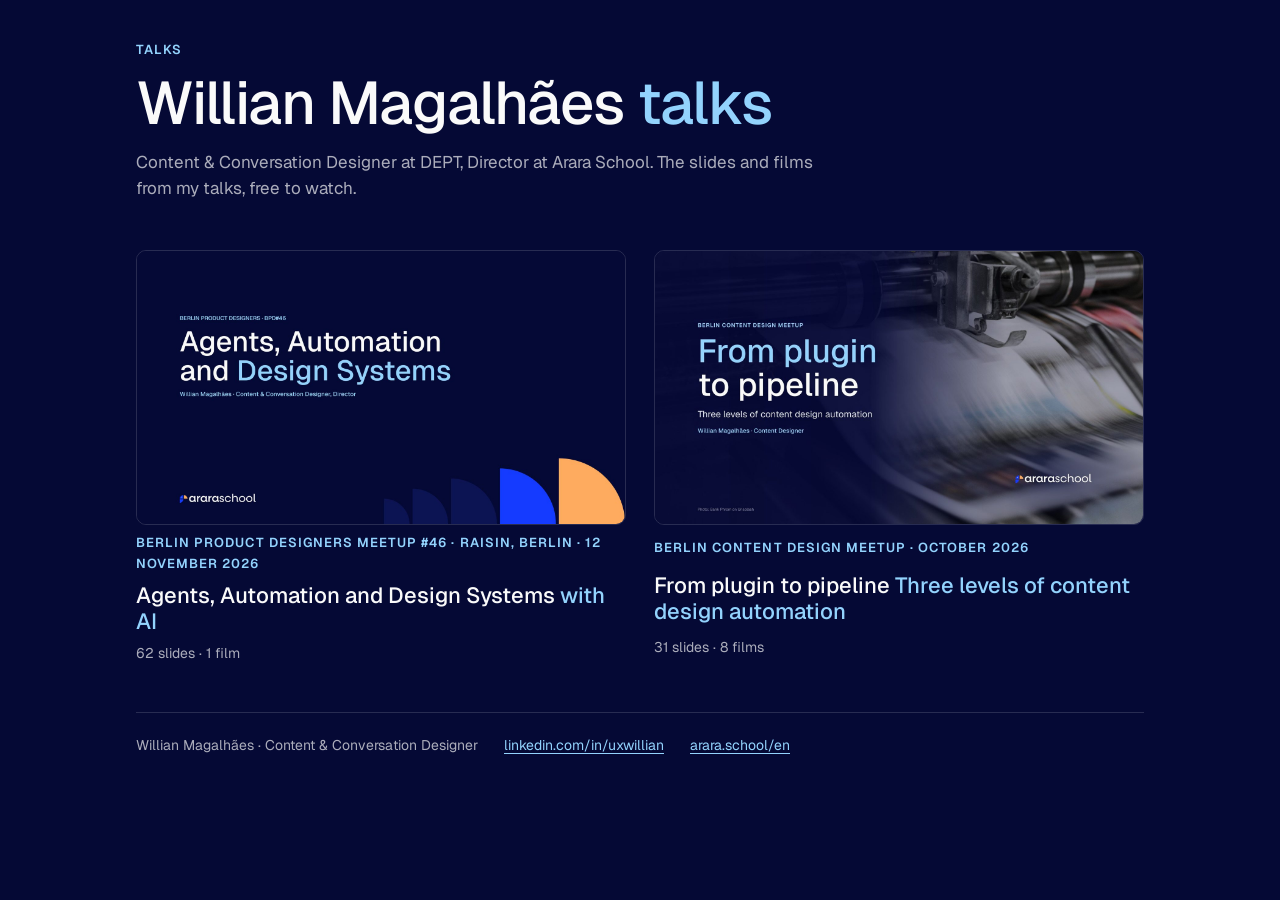
<file: index.html>
<!doctype html><html lang="en"><head><meta charset="utf-8"><meta name="viewport" content="width=device-width,initial-scale=1,viewport-fit=cover">
<title>Talks · Willian Magalhães</title><meta name="description" content="Slides and films from Willian Magalhães&#x27;s talks on content design, design systems and AI agents."><meta property="og:title" content="Talks · Willian Magalhães"><meta property="og:description" content="Slides and films from Willian Magalhães&#x27;s talks on content design, design systems and AI agents.">
<link rel="preconnect" href="https://fonts.googleapis.com"><link rel="preconnect" href="https://fonts.gstatic.com" crossorigin>
<link rel="stylesheet" href="https://fonts.googleapis.com/css2?family=Geist:wght@400;500;600&display=swap"><style>/* One reading column on the decks' own navy. Single dark look on purpose, like the slides. */
:root { --night: #050935; --deep: #0C1454; --line: rgba(250,250,250,.14); --fg: #FAFAFA; --muted: rgba(250,250,250,.68); --sky: #93D3FD; --orange: #FEAB5F;
  --sans: "Geist", "Inter", system-ui, -apple-system, "Segoe UI", sans-serif; color-scheme: dark; }
* { box-sizing: border-box; }
html { background: var(--night); }
body { margin: 0; background: var(--night); color: var(--fg); font: 16px/1.55 var(--sans); -webkit-font-smoothing: antialiased; }
a { color: var(--sky); text-underline-offset: 3px; }
a:focus-visible, button:focus-visible { outline: 2px solid var(--orange); outline-offset: 3px; }
.wrap { max-width: 1040px; margin: 0 auto; padding-left: max(16px, env(safe-area-inset-left, 0px)); padding-right: max(16px, env(safe-area-inset-right, 0px)); padding-block: 40px 64px; display: grid; gap: 48px; }
.crumb { margin: 0; font-size: 14px; }
.eyebrow { margin: 0; font-size: 13px; letter-spacing: .08em; text-transform: uppercase; color: var(--sky); font-weight: 600; }
h1 { font-weight: 500; font-size: clamp(32px, 6vw, 60px); line-height: 1.05; letter-spacing: -.02em; margin: 12px 0 0; text-wrap: balance; }
h1 em, .ctitle em { font-style: normal; color: var(--sky); }
h2 { font-weight: 500; font-size: clamp(24px, 3.4vw, 32px); margin: 0; }
.byline { margin: 14px 0 0; color: var(--muted); font-size: 17px; max-width: 62ch; }
.note { margin: 14px 0 0; color: var(--muted); font-size: 14px; max-width: 62ch; }
.actions { margin-top: 24px; display: flex; flex-wrap: wrap; gap: 10px 18px; align-items: center; }
.btn { appearance: none; border: 0; cursor: pointer; font: 600 16px/1 var(--sans); padding: 14px 22px; border-radius: 999px; background: var(--orange); color: var(--night); }
.ghost { font-weight: 500; }
.deck { display: grid; gap: 22px; }
.slide { margin: 0; display: grid; gap: 6px; }
.slide img, .slide video { width: 100%; max-width: 100%; height: auto; aspect-ratio: 16 / 9; display: block; border-radius: 10px; border: 1px solid var(--line); background: var(--deep); }
figcaption { font-size: 13px; color: var(--muted); font-variant-numeric: tabular-nums; }
.sources { display: grid; gap: 22px; }
.group h3 { margin: 0 0 4px; font-size: 13px; letter-spacing: .08em; text-transform: uppercase; color: var(--sky); font-weight: 600; }
.src { padding-block: 12px; border-top: 1px solid var(--line); display: grid; gap: 2px; min-width: 0; }
.src a { color: var(--fg); font-weight: 500; font-size: 17px; overflow-wrap: anywhere; }
.src .meta, .card .meta { color: var(--muted); font-size: 14px; }
.foot { border-top: 1px solid var(--line); padding-top: 22px; display: flex; flex-wrap: wrap; gap: 10px 26px; color: var(--muted); font-size: 14px; }
.cards { display: grid; grid-template-columns: repeat(auto-fit, minmax(min(100%, 420px), 1fr)); gap: 28px; }
.card { display: grid; gap: 8px; color: var(--fg); text-decoration: none; min-width: 0; }
.card img { width: 100%; height: auto; aspect-ratio: 16 / 9; border-radius: 10px; border: 1px solid var(--line); }
.card:hover img { border-color: var(--sky); }
.ctitle { font-size: 22px; font-weight: 500; line-height: 1.2; }
/* Present mode */
.stage { position: fixed; inset: 0; z-index: 20; background: #000; display: grid; grid-template-rows: 1fr auto; padding: env(safe-area-inset-top, 0px) env(safe-area-inset-right, 0px) env(safe-area-inset-bottom, 0px) env(safe-area-inset-left, 0px); }
.stage[hidden] { display: none; }
.frame { display: grid; place-items: center; min-height: 0; overflow: hidden; }
.frame img, .frame video { max-width: 100%; max-height: 100%; width: auto; height: auto; aspect-ratio: 16 / 9; display: block; }
.bar { display: flex; justify-content: center; align-items: center; gap: 18px; padding: 10px; color: var(--muted); font-variant-numeric: tabular-nums; font-size: 14px; }
.bar button { appearance: none; border: 1px solid var(--line); background: transparent; color: var(--fg); font: 500 18px/1 var(--sans); width: 44px; height: 44px; border-radius: 999px; cursor: pointer; }
@media (prefers-reduced-motion: no-preference) { .card img { transition: border-color .15s ease; } }
</style></head><body>
<main class="wrap"><header class="intro"><p class="eyebrow">Talks</p><h1>Willian Magalhães <em>talks</em></h1>
<p class="byline">Content &amp; Conversation Designer at DEPT, Director at Arara School. The slides and films from my talks, free to watch.</p></header>
<section class="cards"><a class="card" href="agents-automation-design-systems/"><img src="agents-automation-design-systems/slides/s01.jpg" alt="" width="1600" height="900"><span class="eyebrow">Berlin Product Designers Meetup #46 · Raisin, Berlin · 12 November 2026</span><span class="ctitle">Agents, Automation and Design Systems <em>with AI</em></span><span class="meta">62 slides · 1 film</span></a><a class="card" href="plugin-to-pipeline/"><img src="plugin-to-pipeline/slides/s01.jpg" alt="" width="1600" height="900"><span class="eyebrow">Berlin Content Design Meetup · October 2026</span><span class="ctitle">From plugin to pipeline <em>Three levels of content design automation</em></span><span class="meta">31 slides · 8 films</span></a></section><footer class="foot"><span>Willian Magalhães · Content &amp; Conversation Designer</span>
<a href="https://www.linkedin.com/in/uxwillian/">linkedin.com/in/uxwillian</a><a href="https://arara.school/en/">arara.school/en</a></footer></main></body></html>
</file>
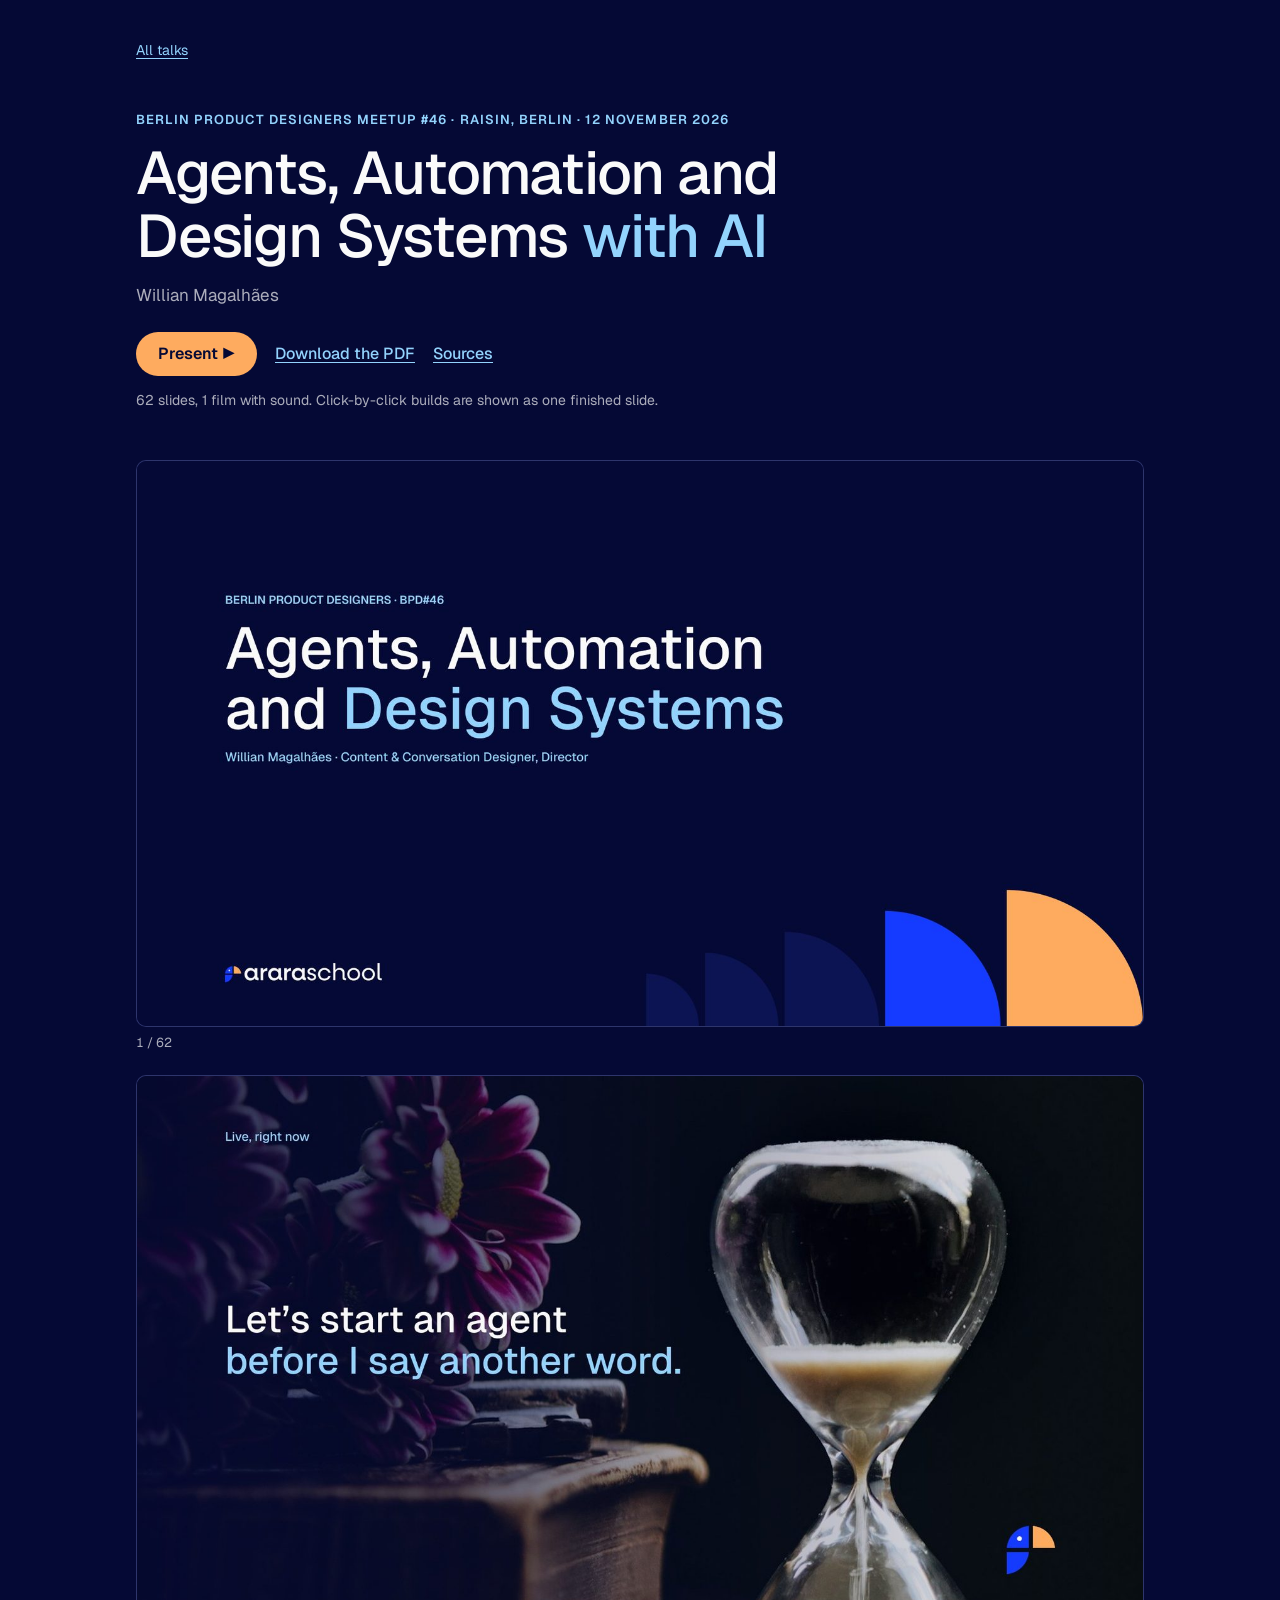
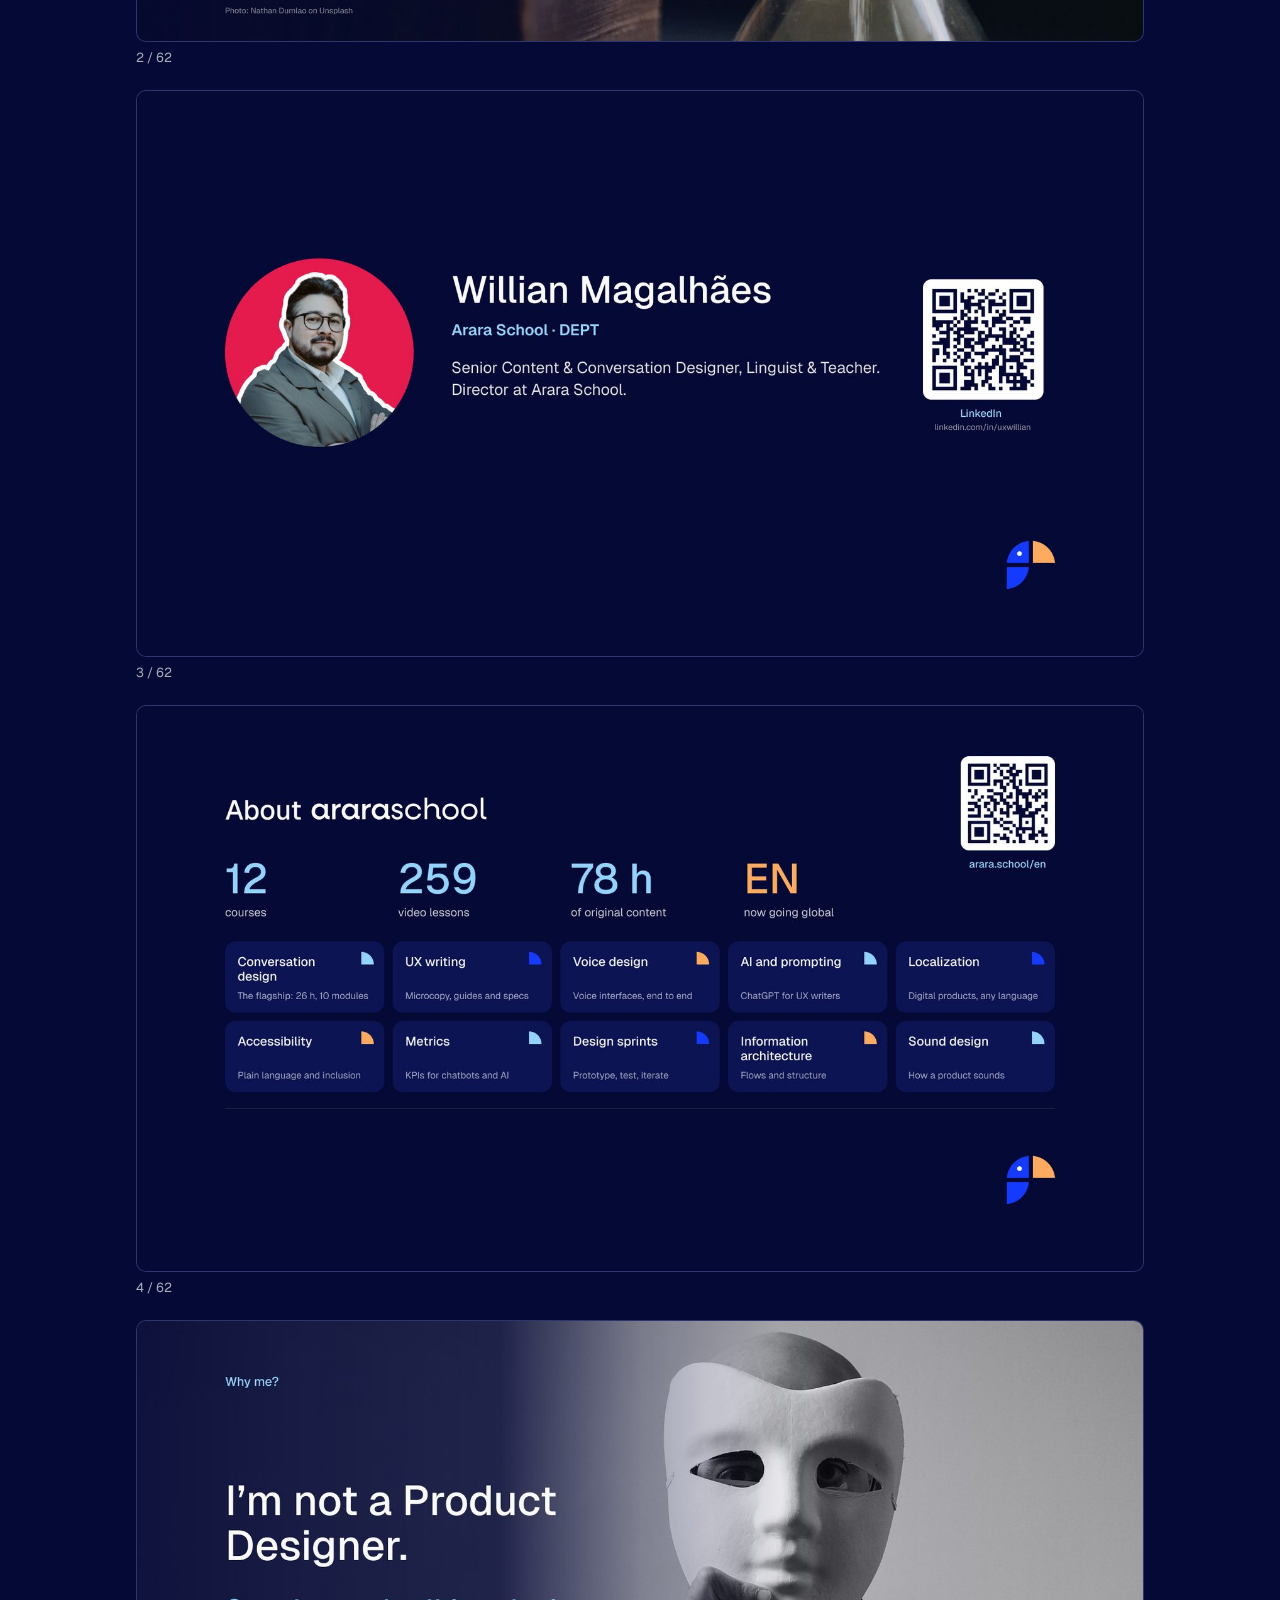
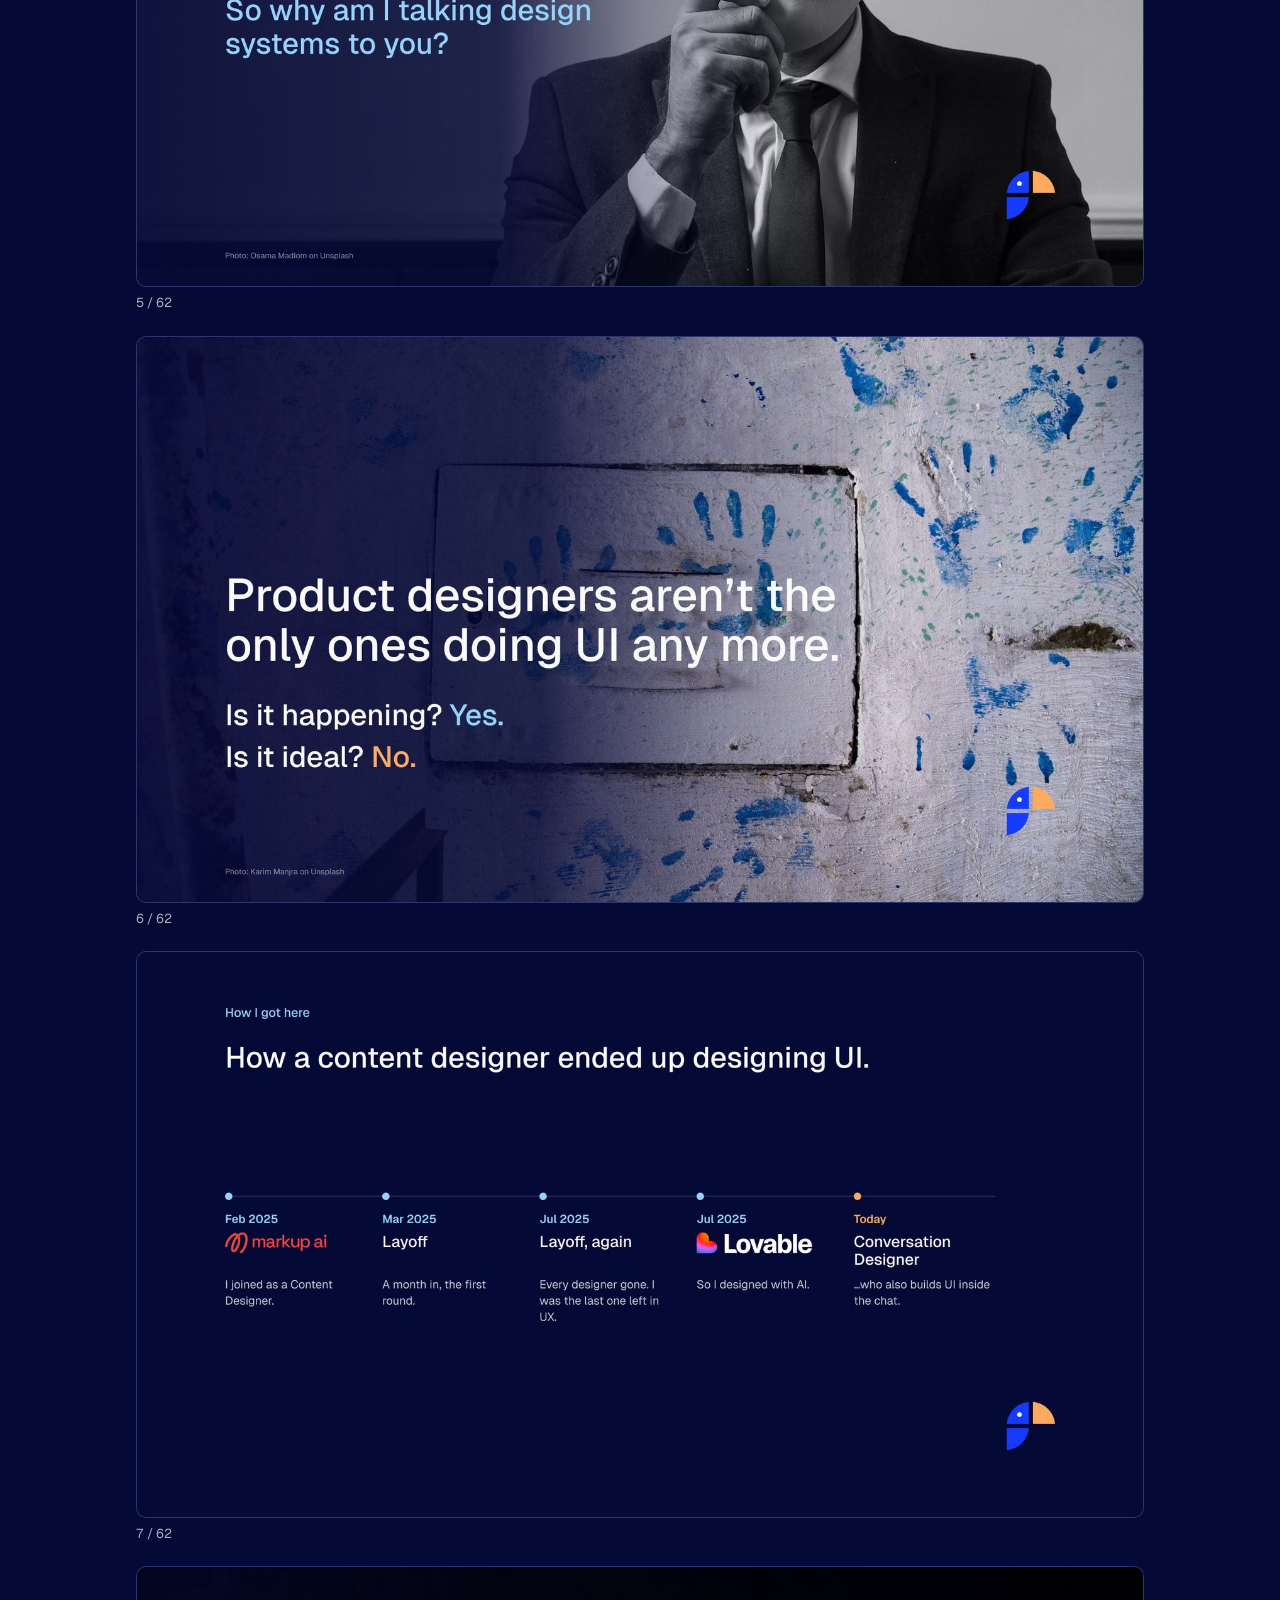
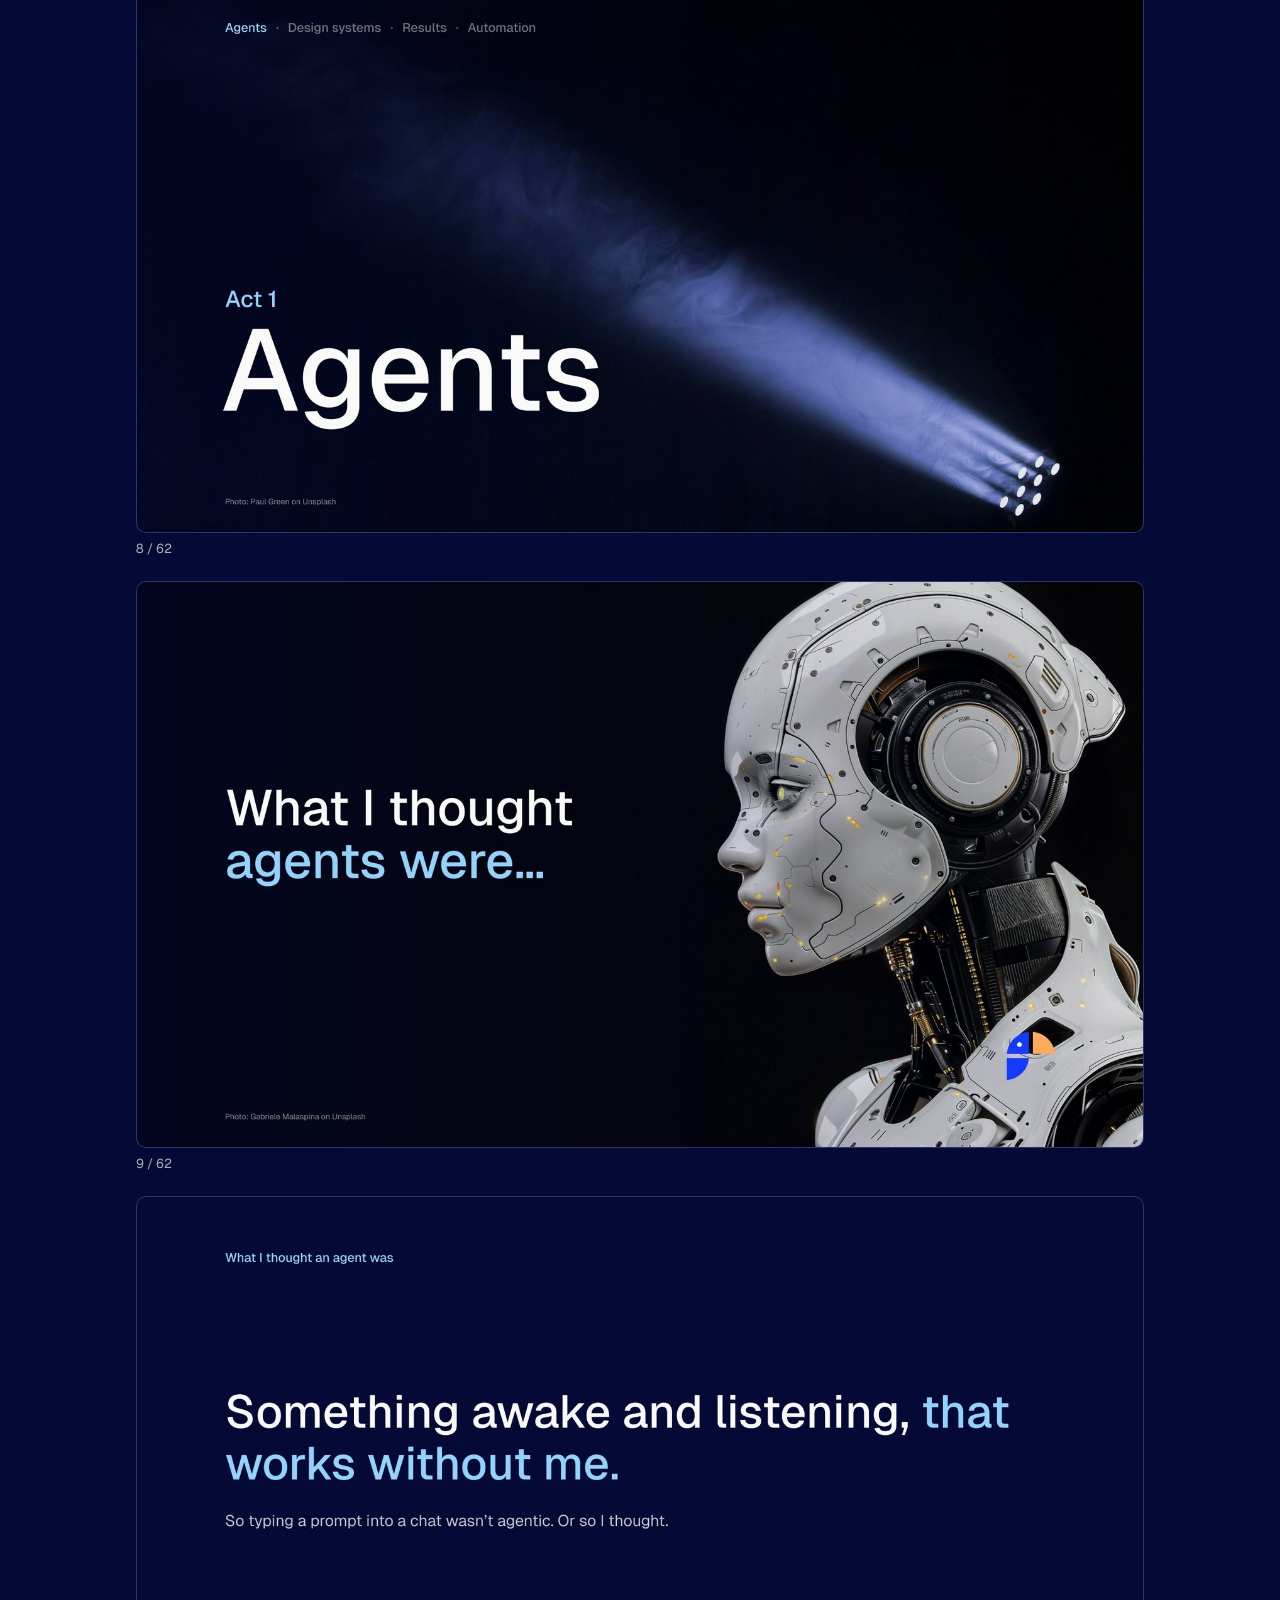
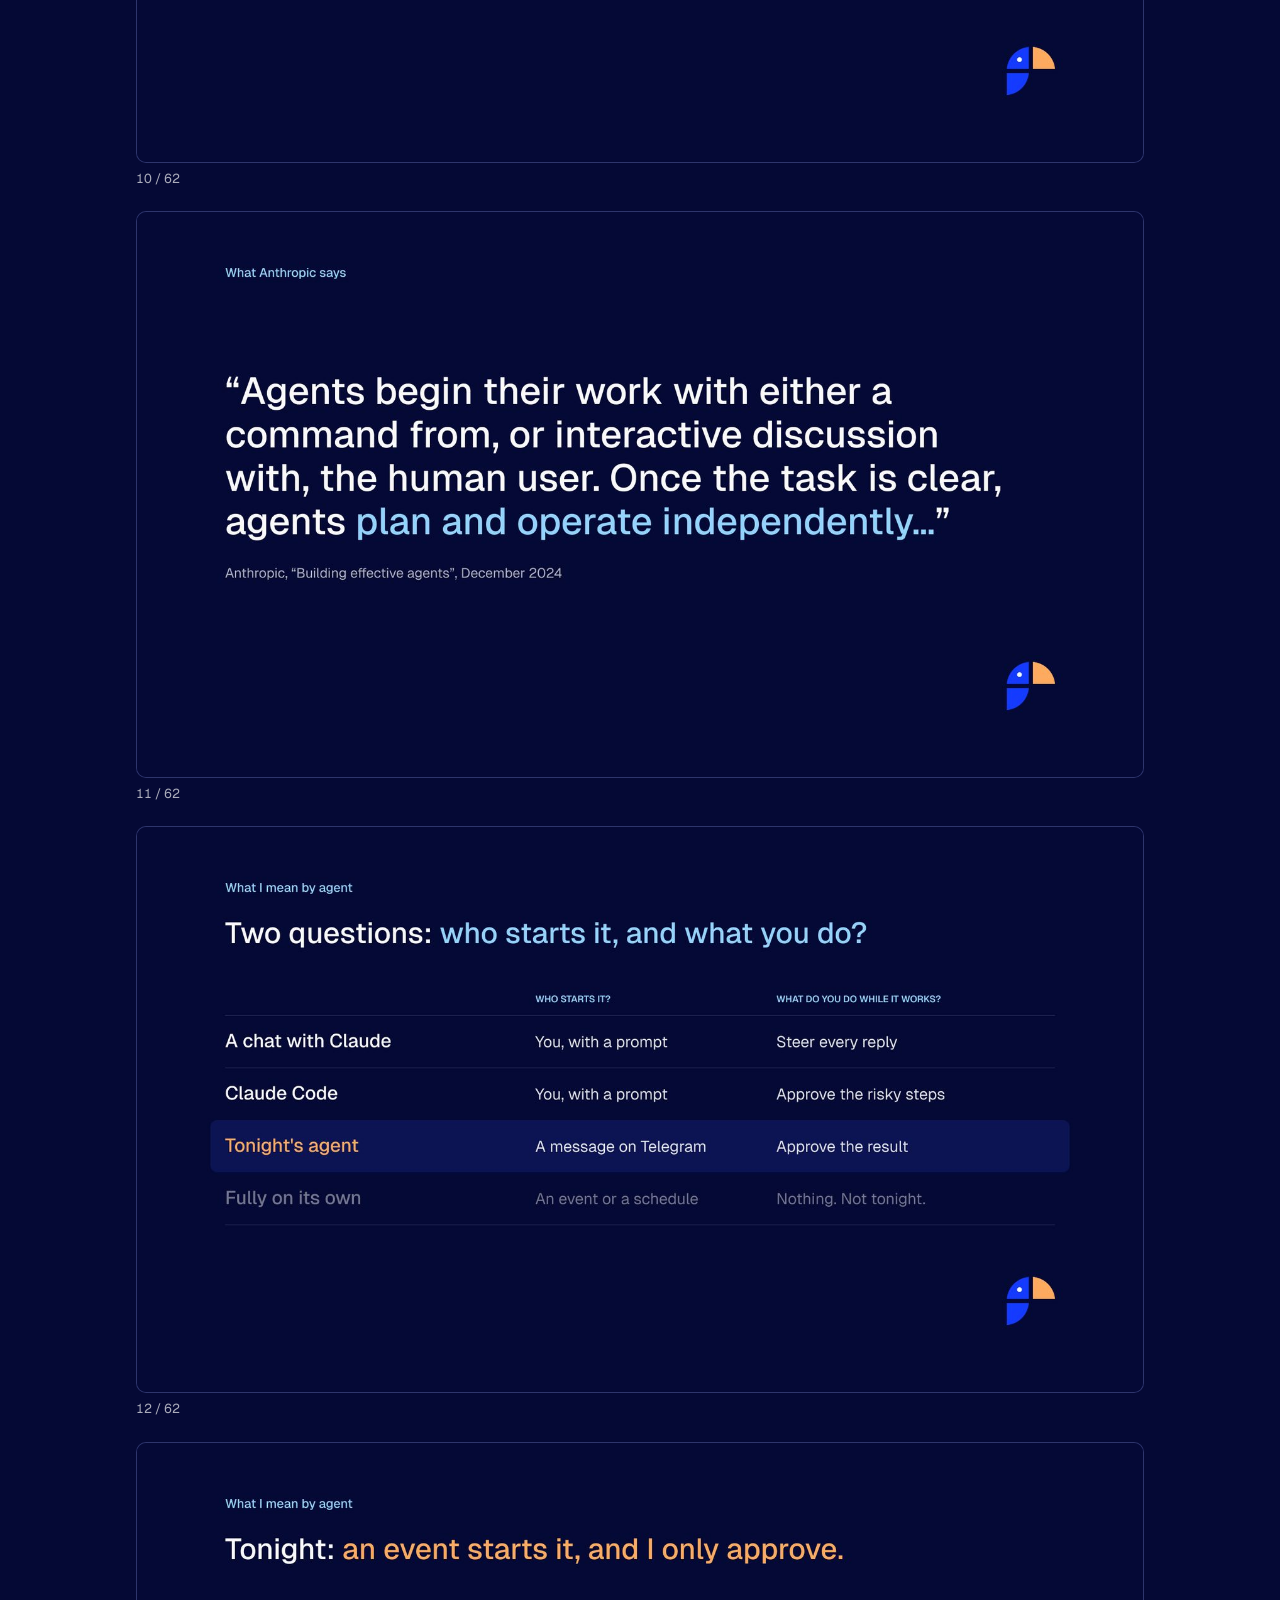
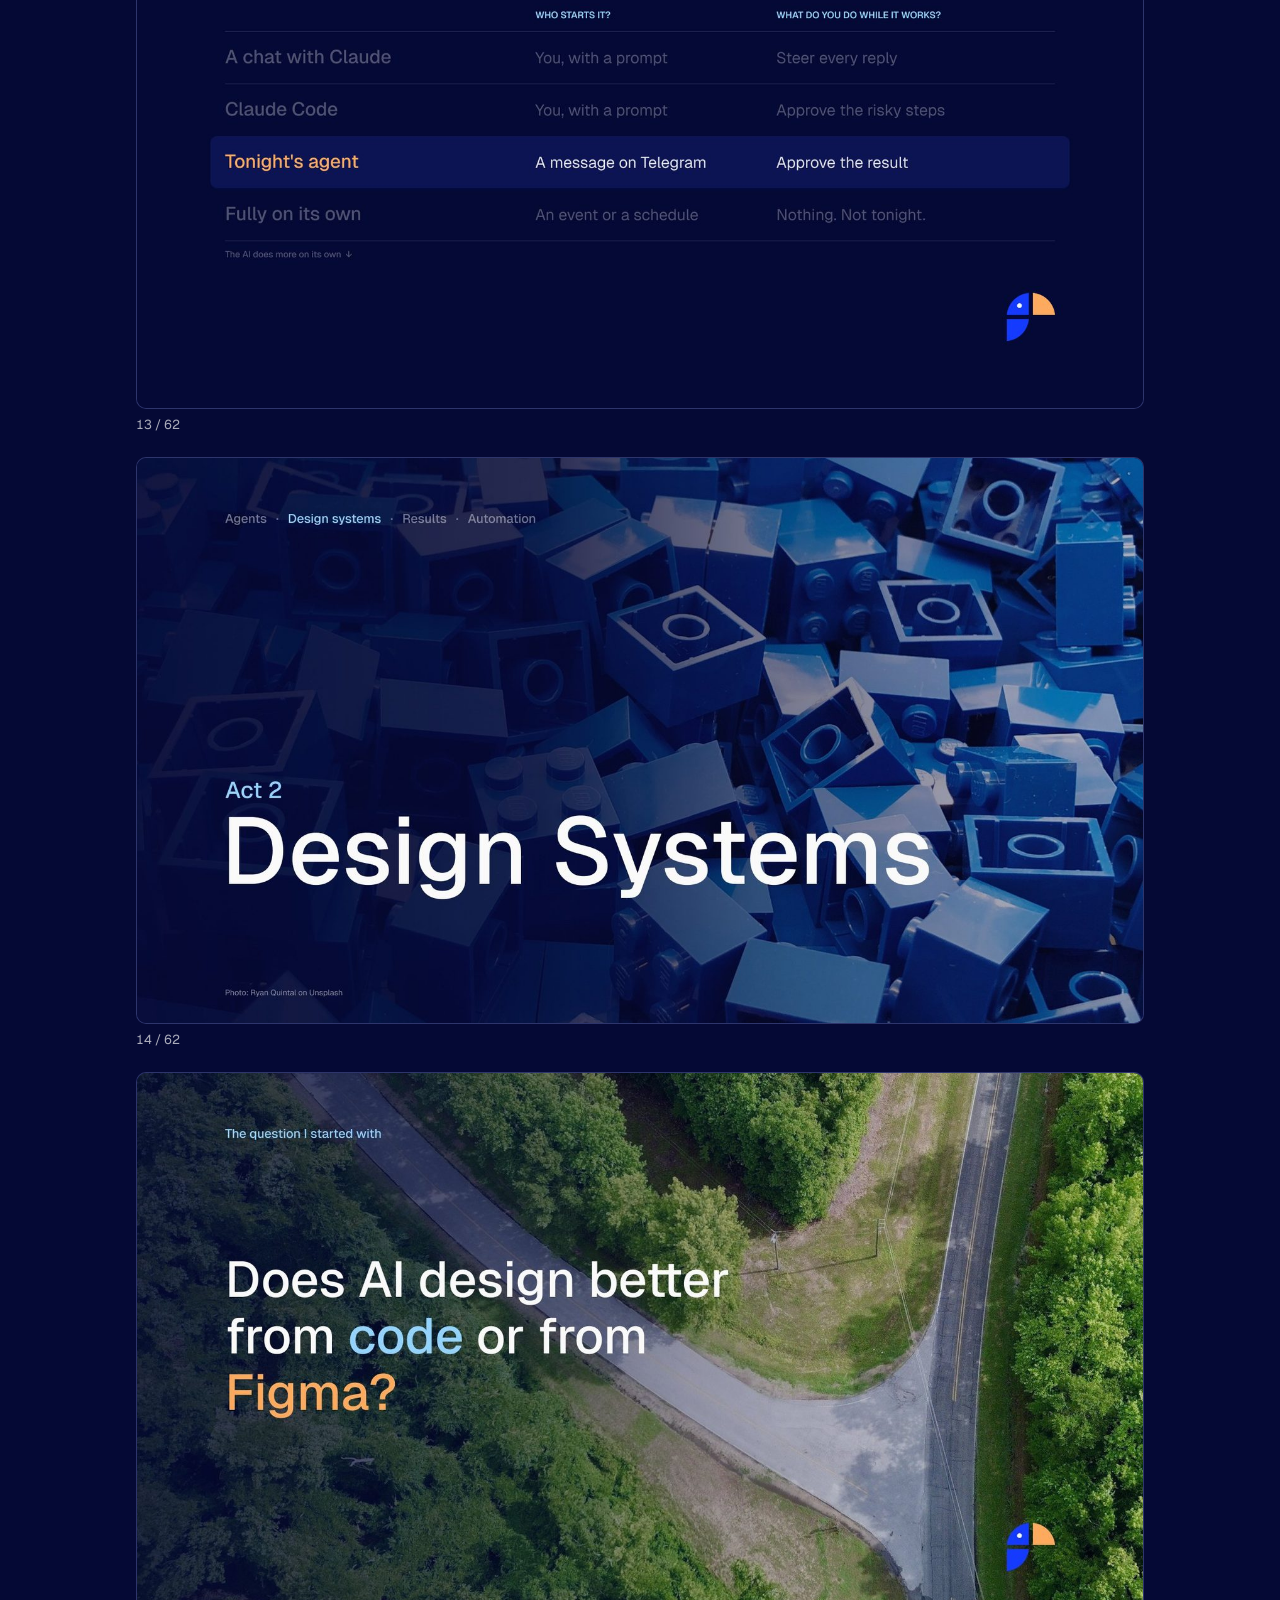
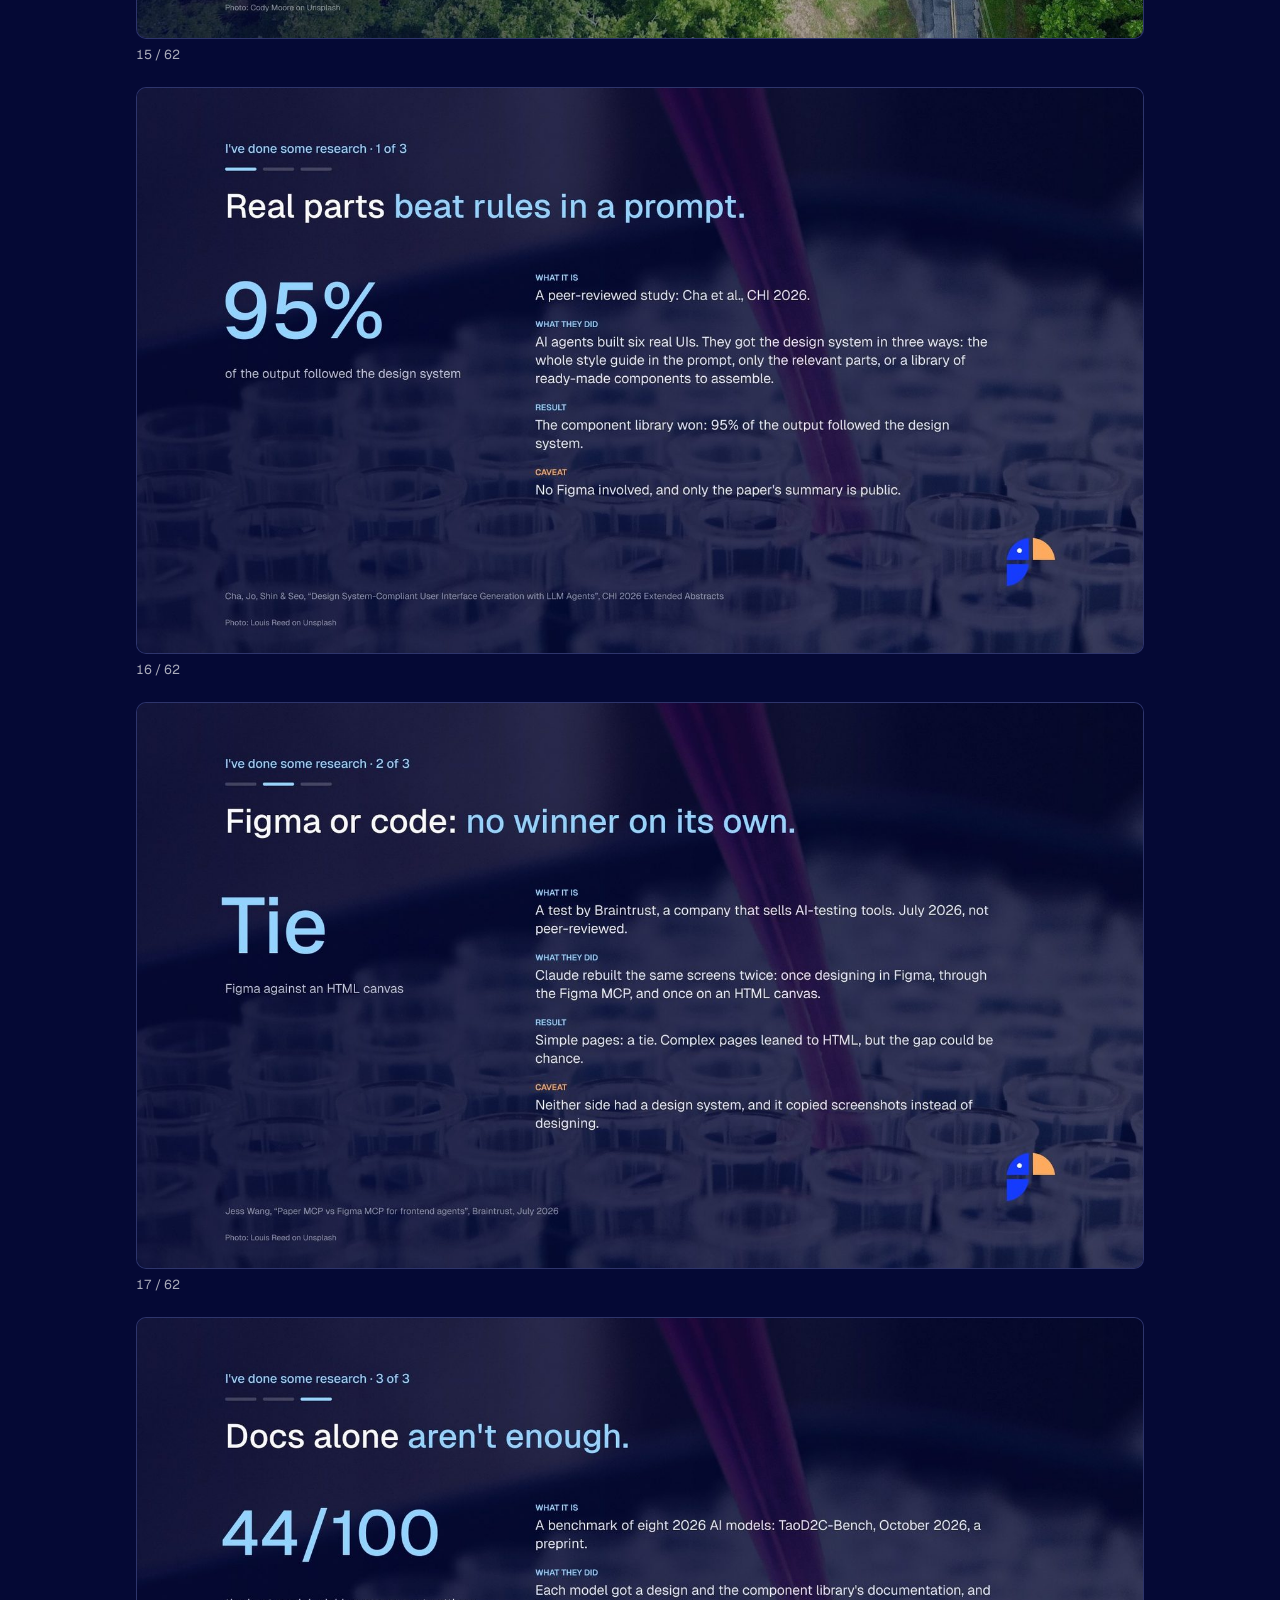
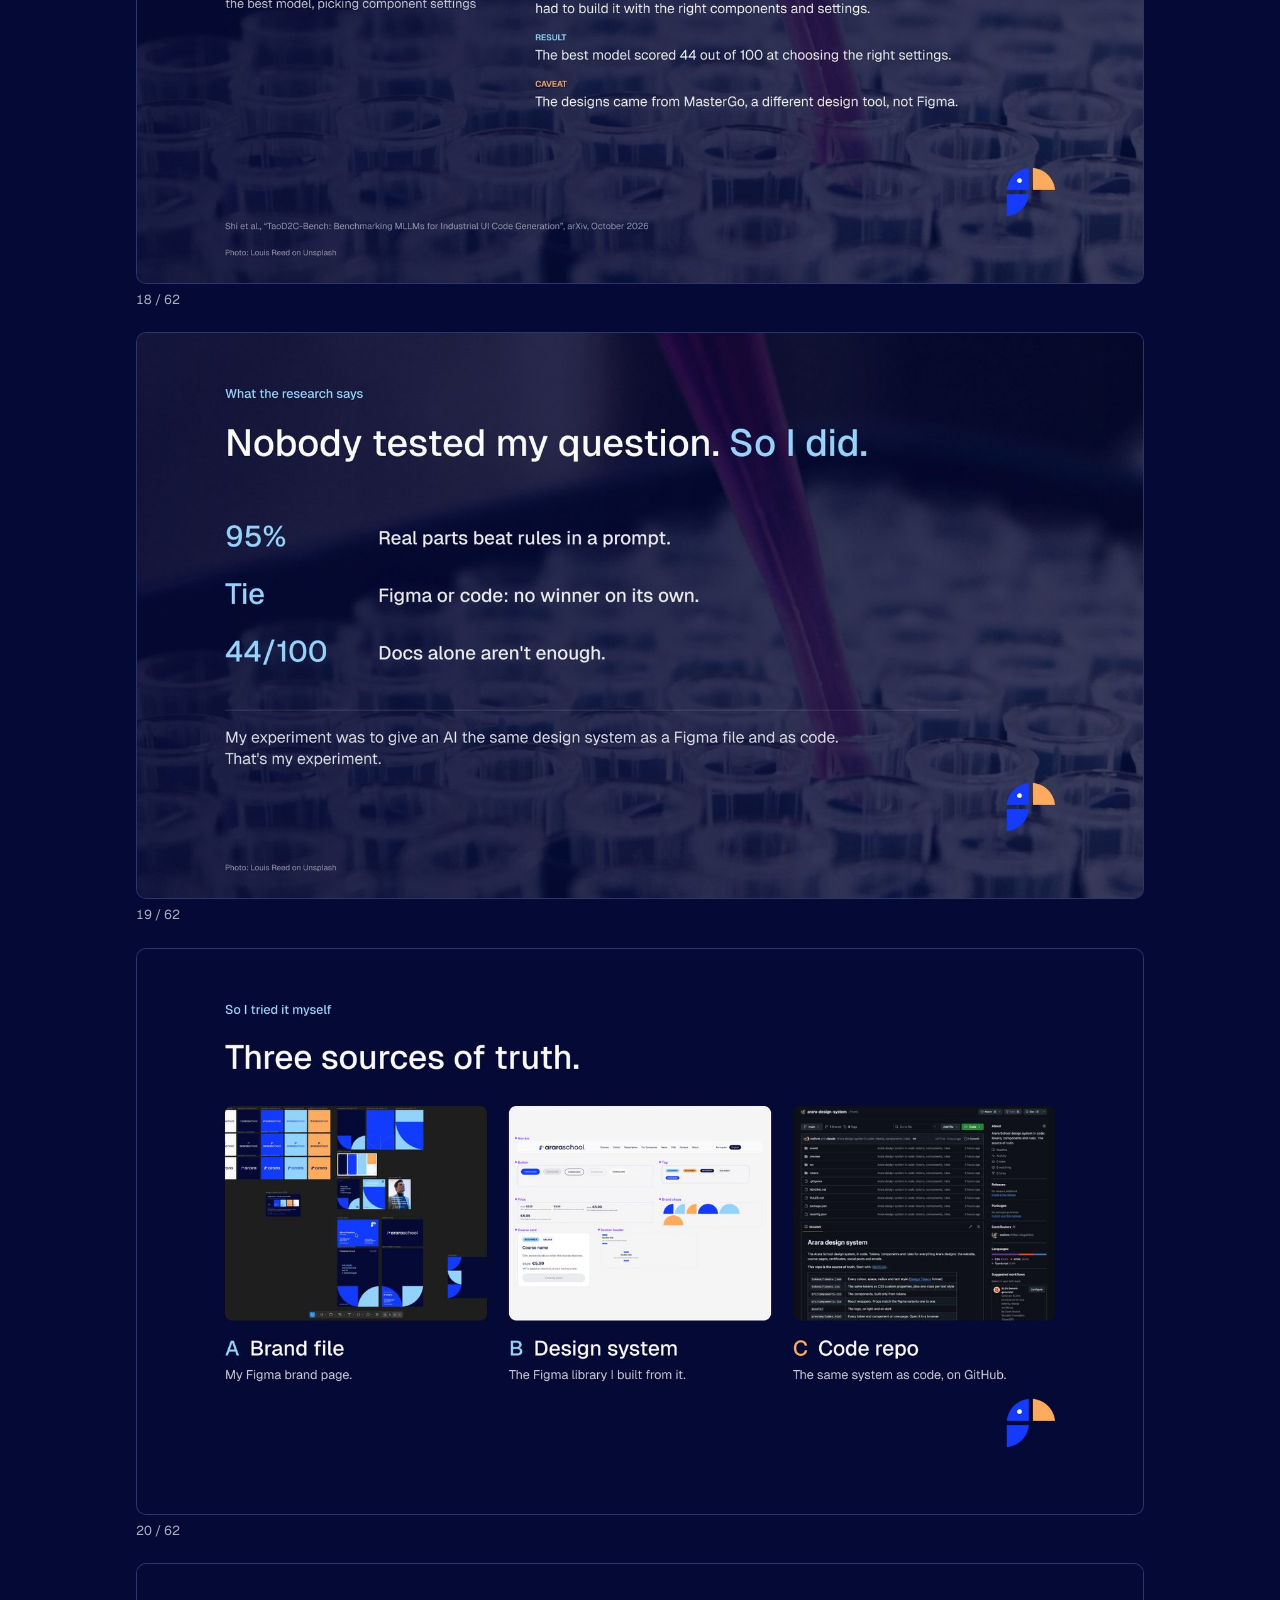
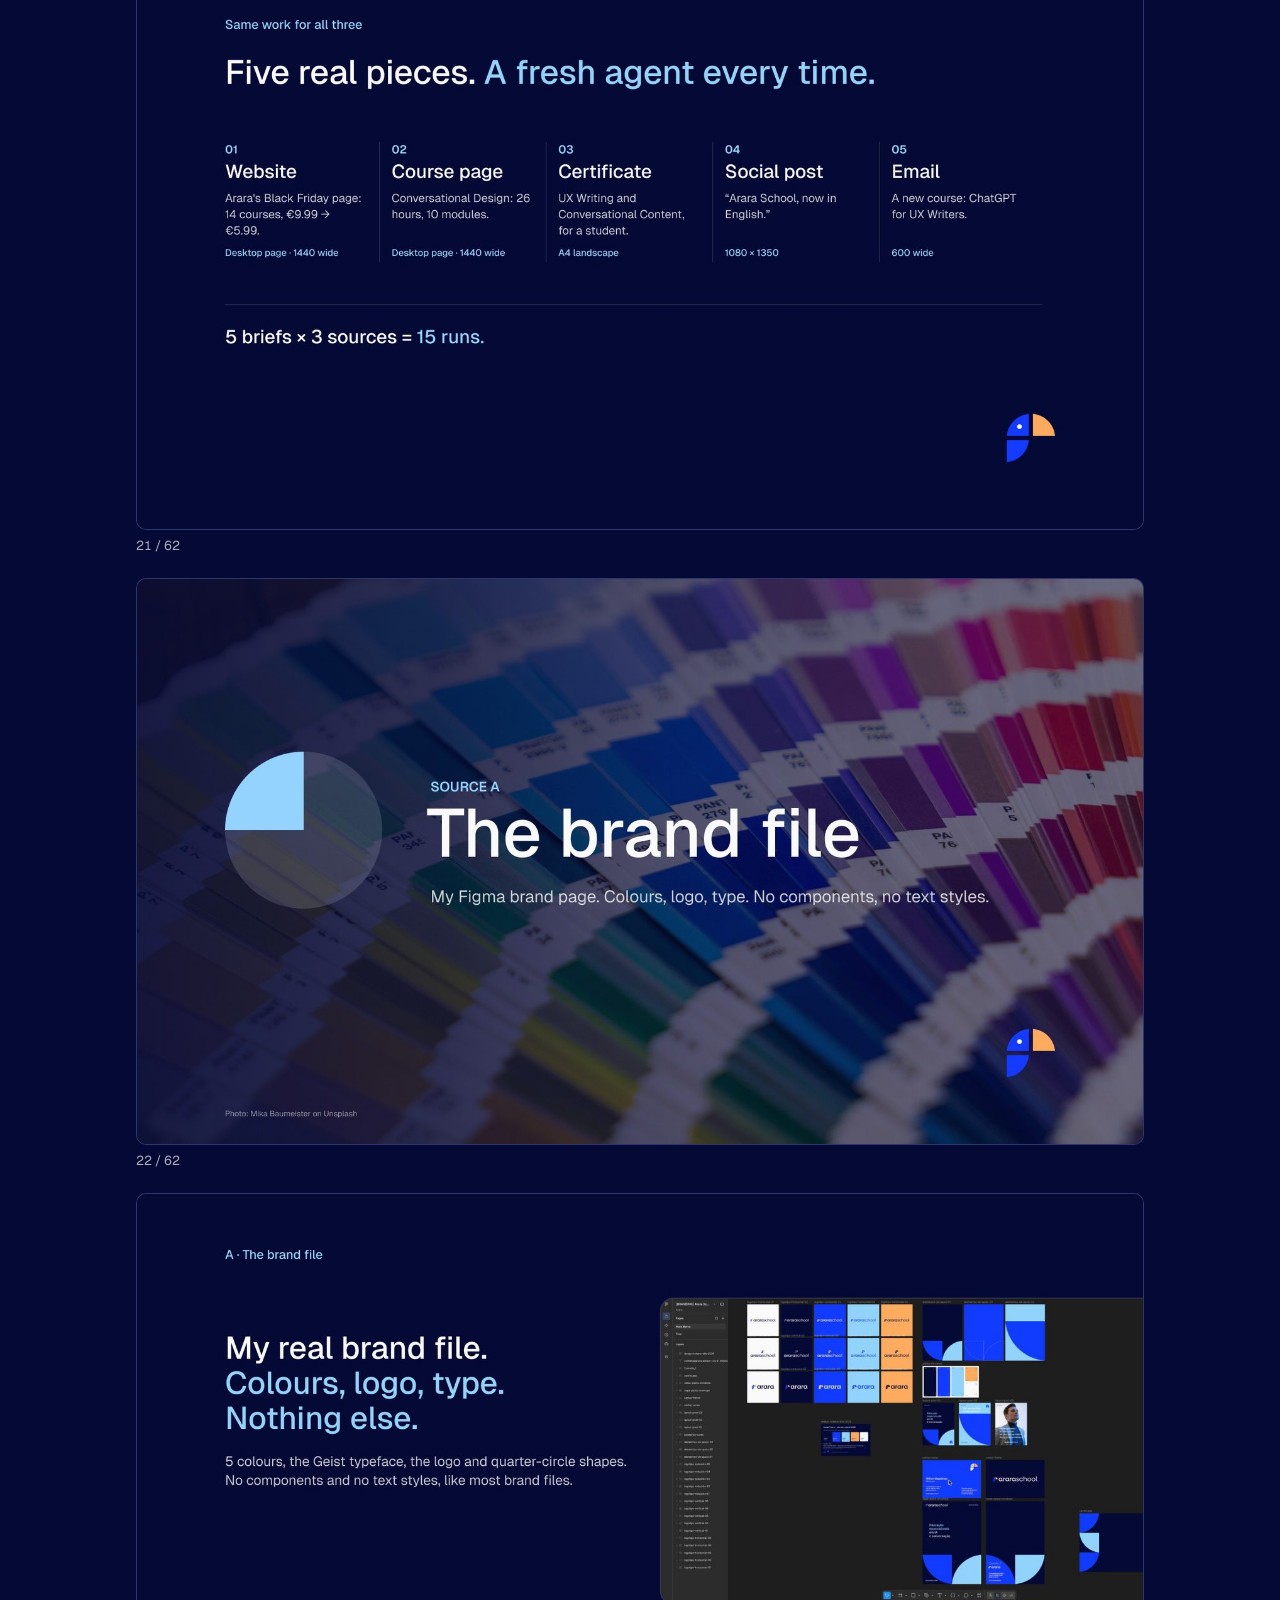
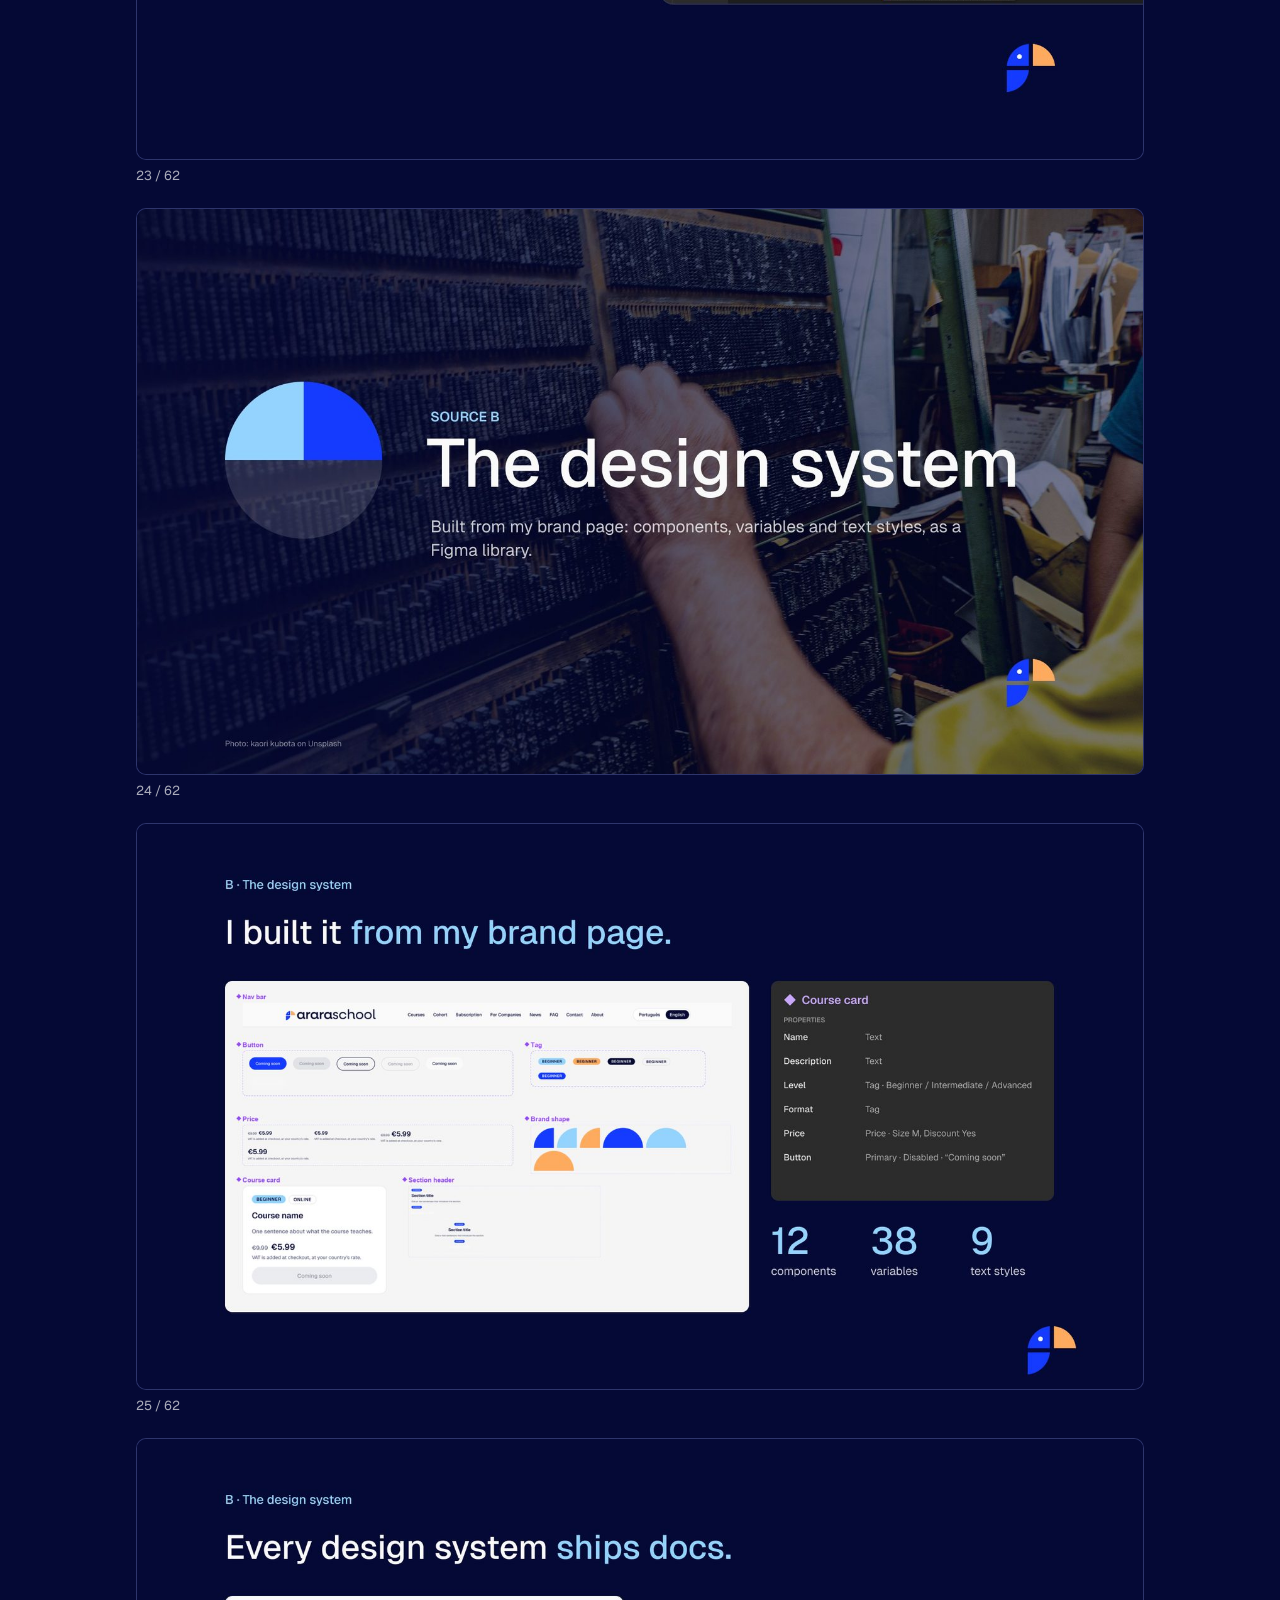
<file: agents-automation-design-systems/index.html>
<!doctype html><html lang="en"><head><meta charset="utf-8"><meta name="viewport" content="width=device-width,initial-scale=1,viewport-fit=cover">
<title>Agents, Automation and Design Systems · Willian Magalhães</title><meta name="description" content="Agents, Automation and Design Systems: with AI. Berlin Product Designers Meetup #46 · Raisin, Berlin · 12 November 2026."><meta property="og:title" content="Agents, Automation and Design Systems · Willian Magalhães"><meta property="og:description" content="Agents, Automation and Design Systems: with AI. Berlin Product Designers Meetup #46 · Raisin, Berlin · 12 November 2026.">
<link rel="preconnect" href="https://fonts.googleapis.com"><link rel="preconnect" href="https://fonts.gstatic.com" crossorigin>
<link rel="stylesheet" href="https://fonts.googleapis.com/css2?family=Geist:wght@400;500;600&display=swap"><style>/* One reading column on the decks' own navy. Single dark look on purpose, like the slides. */
:root { --night: #050935; --deep: #0C1454; --line: rgba(250,250,250,.14); --fg: #FAFAFA; --muted: rgba(250,250,250,.68); --sky: #93D3FD; --orange: #FEAB5F;
  --sans: "Geist", "Inter", system-ui, -apple-system, "Segoe UI", sans-serif; color-scheme: dark; }
* { box-sizing: border-box; }
html { background: var(--night); }
body { margin: 0; background: var(--night); color: var(--fg); font: 16px/1.55 var(--sans); -webkit-font-smoothing: antialiased; }
a { color: var(--sky); text-underline-offset: 3px; }
a:focus-visible, button:focus-visible { outline: 2px solid var(--orange); outline-offset: 3px; }
.wrap { max-width: 1040px; margin: 0 auto; padding-left: max(16px, env(safe-area-inset-left, 0px)); padding-right: max(16px, env(safe-area-inset-right, 0px)); padding-block: 40px 64px; display: grid; gap: 48px; }
.crumb { margin: 0; font-size: 14px; }
.eyebrow { margin: 0; font-size: 13px; letter-spacing: .08em; text-transform: uppercase; color: var(--sky); font-weight: 600; }
h1 { font-weight: 500; font-size: clamp(32px, 6vw, 60px); line-height: 1.05; letter-spacing: -.02em; margin: 12px 0 0; text-wrap: balance; }
h1 em, .ctitle em { font-style: normal; color: var(--sky); }
h2 { font-weight: 500; font-size: clamp(24px, 3.4vw, 32px); margin: 0; }
.byline { margin: 14px 0 0; color: var(--muted); font-size: 17px; max-width: 62ch; }
.note { margin: 14px 0 0; color: var(--muted); font-size: 14px; max-width: 62ch; }
.actions { margin-top: 24px; display: flex; flex-wrap: wrap; gap: 10px 18px; align-items: center; }
.btn { appearance: none; border: 0; cursor: pointer; font: 600 16px/1 var(--sans); padding: 14px 22px; border-radius: 999px; background: var(--orange); color: var(--night); }
.ghost { font-weight: 500; }
.deck { display: grid; gap: 22px; }
.slide { margin: 0; display: grid; gap: 6px; }
.slide img, .slide video { width: 100%; max-width: 100%; height: auto; aspect-ratio: 16 / 9; display: block; border-radius: 10px; border: 1px solid var(--line); background: var(--deep); }
figcaption { font-size: 13px; color: var(--muted); font-variant-numeric: tabular-nums; }
.sources { display: grid; gap: 22px; }
.group h3 { margin: 0 0 4px; font-size: 13px; letter-spacing: .08em; text-transform: uppercase; color: var(--sky); font-weight: 600; }
.src { padding-block: 12px; border-top: 1px solid var(--line); display: grid; gap: 2px; min-width: 0; }
.src a { color: var(--fg); font-weight: 500; font-size: 17px; overflow-wrap: anywhere; }
.src .meta, .card .meta { color: var(--muted); font-size: 14px; }
.foot { border-top: 1px solid var(--line); padding-top: 22px; display: flex; flex-wrap: wrap; gap: 10px 26px; color: var(--muted); font-size: 14px; }
.cards { display: grid; grid-template-columns: repeat(auto-fit, minmax(min(100%, 420px), 1fr)); gap: 28px; }
.card { display: grid; gap: 8px; color: var(--fg); text-decoration: none; min-width: 0; }
.card img { width: 100%; height: auto; aspect-ratio: 16 / 9; border-radius: 10px; border: 1px solid var(--line); }
.card:hover img { border-color: var(--sky); }
.ctitle { font-size: 22px; font-weight: 500; line-height: 1.2; }
/* Present mode */
.stage { position: fixed; inset: 0; z-index: 20; background: #000; display: grid; grid-template-rows: 1fr auto; padding: env(safe-area-inset-top, 0px) env(safe-area-inset-right, 0px) env(safe-area-inset-bottom, 0px) env(safe-area-inset-left, 0px); }
.stage[hidden] { display: none; }
.frame { display: grid; place-items: center; min-height: 0; overflow: hidden; }
.frame img, .frame video { max-width: 100%; max-height: 100%; width: auto; height: auto; aspect-ratio: 16 / 9; display: block; }
.bar { display: flex; justify-content: center; align-items: center; gap: 18px; padding: 10px; color: var(--muted); font-variant-numeric: tabular-nums; font-size: 14px; }
.bar button { appearance: none; border: 1px solid var(--line); background: transparent; color: var(--fg); font: 500 18px/1 var(--sans); width: 44px; height: 44px; border-radius: 999px; cursor: pointer; }
@media (prefers-reduced-motion: no-preference) { .card img { transition: border-color .15s ease; } }
</style></head><body>
<main class="wrap">
  <p class="crumb"><a href="../">All talks</a></p>
  <header class="intro">
    <p class="eyebrow">Berlin Product Designers Meetup #46 · Raisin, Berlin · 12 November 2026</p>
    <h1>Agents, Automation and Design Systems <em>with AI</em></h1>
    <p class="byline">Willian Magalhães</p>
    <div class="actions"><button class="btn" id="present" type="button">Present ▶</button><a class="ghost" href="agents-automation-design-systems.pdf" download>Download the PDF</a><a class="ghost" href="#sources">Sources</a></div>
    <p class="note">62 slides, 1 film with sound. Click-by-click builds are shown as one finished slide.</p>
  </header>
  <section class="deck"><figure class="slide" id="s1"><img src="slides/s01.jpg" alt="Slide 1" width="1600" height="900" loading="eager" decoding="async"><figcaption>1 / 62</figcaption></figure><figure class="slide" id="s2"><img src="slides/s02.jpg" alt="Slide 2" width="1600" height="900" loading="eager" decoding="async"><figcaption>2 / 62</figcaption></figure><figure class="slide" id="s3"><img src="slides/s03.jpg" alt="Slide 3" width="1600" height="900" loading="lazy" decoding="async"><figcaption>3 / 62</figcaption></figure><figure class="slide" id="s4"><img src="slides/s04.jpg" alt="Slide 4" width="1600" height="900" loading="lazy" decoding="async"><figcaption>4 / 62</figcaption></figure><figure class="slide" id="s5"><img src="slides/s05.jpg" alt="Slide 5" width="1600" height="900" loading="lazy" decoding="async"><figcaption>5 / 62</figcaption></figure><figure class="slide" id="s6"><img src="slides/s06.jpg" alt="Slide 6" width="1600" height="900" loading="lazy" decoding="async"><figcaption>6 / 62</figcaption></figure><figure class="slide" id="s7"><img src="slides/s07.jpg" alt="Slide 7" width="1600" height="900" loading="lazy" decoding="async"><figcaption>7 / 62</figcaption></figure><figure class="slide" id="s8"><img src="slides/s08.jpg" alt="Slide 8" width="1600" height="900" loading="lazy" decoding="async"><figcaption>8 / 62</figcaption></figure><figure class="slide" id="s9"><img src="slides/s09.jpg" alt="Slide 9" width="1600" height="900" loading="lazy" decoding="async"><figcaption>9 / 62</figcaption></figure><figure class="slide" id="s10"><img src="slides/s10.jpg" alt="Slide 10" width="1600" height="900" loading="lazy" decoding="async"><figcaption>10 / 62</figcaption></figure><figure class="slide" id="s11"><img src="slides/s11.jpg" alt="Slide 11" width="1600" height="900" loading="lazy" decoding="async"><figcaption>11 / 62</figcaption></figure><figure class="slide" id="s12"><img src="slides/s12.jpg" alt="Slide 12" width="1600" height="900" loading="lazy" decoding="async"><figcaption>12 / 62</figcaption></figure><figure class="slide" id="s13"><img src="slides/s13.jpg" alt="Slide 13" width="1600" height="900" loading="lazy" decoding="async"><figcaption>13 / 62</figcaption></figure><figure class="slide" id="s14"><img src="slides/s14.jpg" alt="Slide 14" width="1600" height="900" loading="lazy" decoding="async"><figcaption>14 / 62</figcaption></figure><figure class="slide" id="s15"><img src="slides/s15.jpg" alt="Slide 15" width="1600" height="900" loading="lazy" decoding="async"><figcaption>15 / 62</figcaption></figure><figure class="slide" id="s16"><img src="slides/s16.jpg" alt="Slide 16" width="1600" height="900" loading="lazy" decoding="async"><figcaption>16 / 62</figcaption></figure><figure class="slide" id="s17"><img src="slides/s17.jpg" alt="Slide 17" width="1600" height="900" loading="lazy" decoding="async"><figcaption>17 / 62</figcaption></figure><figure class="slide" id="s18"><img src="slides/s18.jpg" alt="Slide 18" width="1600" height="900" loading="lazy" decoding="async"><figcaption>18 / 62</figcaption></figure><figure class="slide" id="s19"><img src="slides/s19.jpg" alt="Slide 19" width="1600" height="900" loading="lazy" decoding="async"><figcaption>19 / 62</figcaption></figure><figure class="slide" id="s20"><img src="slides/s20.jpg" alt="Slide 20" width="1600" height="900" loading="lazy" decoding="async"><figcaption>20 / 62</figcaption></figure><figure class="slide" id="s21"><img src="slides/s21.jpg" alt="Slide 21" width="1600" height="900" loading="lazy" decoding="async"><figcaption>21 / 62</figcaption></figure><figure class="slide" id="s22"><img src="slides/s22.jpg" alt="Slide 22" width="1600" height="900" loading="lazy" decoding="async"><figcaption>22 / 62</figcaption></figure><figure class="slide" id="s23"><img src="slides/s23.jpg" alt="Slide 23" width="1600" height="900" loading="lazy" decoding="async"><figcaption>23 / 62</figcaption></figure><figure class="slide" id="s24"><img src="slides/s24.jpg" alt="Slide 24" width="1600" height="900" loading="lazy" decoding="async"><figcaption>24 / 62</figcaption></figure><figure class="slide" id="s25"><img src="slides/s25.jpg" alt="Slide 25" width="1600" height="900" loading="lazy" decoding="async"><figcaption>25 / 62</figcaption></figure><figure class="slide" id="s26"><img src="slides/s26.jpg" alt="Slide 26" width="1600" height="900" loading="lazy" decoding="async"><figcaption>26 / 62</figcaption></figure><figure class="slide" id="s27"><img src="slides/s27.jpg" alt="Slide 27" width="1600" height="900" loading="lazy" decoding="async"><figcaption>27 / 62</figcaption></figure><figure class="slide" id="s28"><img src="slides/s28.jpg" alt="Slide 28" width="1600" height="900" loading="lazy" decoding="async"><figcaption>28 / 62</figcaption></figure><figure class="slide" id="s29"><img src="slides/s29.jpg" alt="Slide 29" width="1600" height="900" loading="lazy" decoding="async"><figcaption>29 / 62</figcaption></figure><figure class="slide" id="s30"><img src="slides/s30.jpg" alt="Slide 30" width="1600" height="900" loading="lazy" decoding="async"><figcaption>30 / 62</figcaption></figure><figure class="slide" id="s31"><img src="slides/s31.jpg" alt="Slide 31" width="1600" height="900" loading="lazy" decoding="async"><figcaption>31 / 62</figcaption></figure><figure class="slide" id="s32"><img src="slides/s32.jpg" alt="Slide 32" width="1600" height="900" loading="lazy" decoding="async"><figcaption>32 / 62</figcaption></figure><figure class="slide" id="s33"><img src="slides/s33.jpg" alt="Slide 33" width="1600" height="900" loading="lazy" decoding="async"><figcaption>33 / 62</figcaption></figure><figure class="slide" id="s34"><img src="slides/s34.jpg" alt="Slide 34" width="1600" height="900" loading="lazy" decoding="async"><figcaption>34 / 62</figcaption></figure><figure class="slide" id="s35"><img src="slides/s35.jpg" alt="Slide 35" width="1600" height="900" loading="lazy" decoding="async"><figcaption>35 / 62</figcaption></figure><figure class="slide" id="s36"><img src="slides/s36.jpg" alt="Slide 36" width="1600" height="900" loading="lazy" decoding="async"><figcaption>36 / 62</figcaption></figure><figure class="slide" id="s37"><img src="slides/s37.jpg" alt="Slide 37" width="1600" height="900" loading="lazy" decoding="async"><figcaption>37 / 62</figcaption></figure><figure class="slide" id="s38"><img src="slides/s38.jpg" alt="Slide 38" width="1600" height="900" loading="lazy" decoding="async"><figcaption>38 / 62</figcaption></figure><figure class="slide" id="s39"><img src="slides/s39.jpg" alt="Slide 39" width="1600" height="900" loading="lazy" decoding="async"><figcaption>39 / 62</figcaption></figure><figure class="slide" id="s40"><img src="slides/s40.jpg" alt="Slide 40" width="1600" height="900" loading="lazy" decoding="async"><figcaption>40 / 62</figcaption></figure><figure class="slide" id="s41"><img src="slides/s41.jpg" alt="Slide 41" width="1600" height="900" loading="lazy" decoding="async"><figcaption>41 / 62</figcaption></figure><figure class="slide" id="s42"><img src="slides/s42.jpg" alt="Slide 42" width="1600" height="900" loading="lazy" decoding="async"><figcaption>42 / 62</figcaption></figure><figure class="slide" id="s43"><img src="slides/s43.jpg" alt="Slide 43" width="1600" height="900" loading="lazy" decoding="async"><figcaption>43 / 62</figcaption></figure><figure class="slide" id="s44"><img src="slides/s44.jpg" alt="Slide 44" width="1600" height="900" loading="lazy" decoding="async"><figcaption>44 / 62</figcaption></figure><figure class="slide" id="s45"><img src="slides/s45.jpg" alt="Slide 45" width="1600" height="900" loading="lazy" decoding="async"><figcaption>45 / 62</figcaption></figure><figure class="slide" id="s46"><img src="slides/s46.jpg" alt="Slide 46" width="1600" height="900" loading="lazy" decoding="async"><figcaption>46 / 62</figcaption></figure><figure class="slide" id="s47"><img src="slides/s47.jpg" alt="Slide 47" width="1600" height="900" loading="lazy" decoding="async"><figcaption>47 / 62</figcaption></figure><figure class="slide" id="s48"><img src="slides/s48.jpg" alt="Slide 48" width="1600" height="900" loading="lazy" decoding="async"><figcaption>48 / 62</figcaption></figure><figure class="slide" id="s49"><img src="slides/s49.jpg" alt="Slide 49" width="1600" height="900" loading="lazy" decoding="async"><figcaption>49 / 62</figcaption></figure><figure class="slide" id="s50"><video controls playsinline preload="none" poster="slides/p50.jpg" width="1600" height="900"><source src="video/agent-flow.mp4" type="video/mp4"></video><figcaption>50 / 62 · film</figcaption></figure><figure class="slide" id="s51"><img src="slides/s51.jpg" alt="Slide 51" width="1600" height="900" loading="lazy" decoding="async"><figcaption>51 / 62</figcaption></figure><figure class="slide" id="s52"><img src="slides/s52.jpg" alt="Slide 52" width="1600" height="900" loading="lazy" decoding="async"><figcaption>52 / 62</figcaption></figure><figure class="slide" id="s53"><img src="slides/s53.jpg" alt="Slide 53" width="1600" height="900" loading="lazy" decoding="async"><figcaption>53 / 62</figcaption></figure><figure class="slide" id="s54"><img src="slides/s54.jpg" alt="Slide 54" width="1600" height="900" loading="lazy" decoding="async"><figcaption>54 / 62</figcaption></figure><figure class="slide" id="s55"><img src="slides/s55.jpg" alt="Slide 55" width="1600" height="900" loading="lazy" decoding="async"><figcaption>55 / 62</figcaption></figure><figure class="slide" id="s56"><img src="slides/s56.jpg" alt="Slide 56" width="1600" height="900" loading="lazy" decoding="async"><figcaption>56 / 62</figcaption></figure><figure class="slide" id="s57"><img src="slides/s57.jpg" alt="Slide 57" width="1600" height="900" loading="lazy" decoding="async"><figcaption>57 / 62</figcaption></figure><figure class="slide" id="s58"><img src="slides/s58.jpg" alt="Slide 58" width="1600" height="900" loading="lazy" decoding="async"><figcaption>58 / 62</figcaption></figure><figure class="slide" id="s59"><img src="slides/s59.jpg" alt="Slide 59" width="1600" height="900" loading="lazy" decoding="async"><figcaption>59 / 62</figcaption></figure><figure class="slide" id="s60"><img src="slides/s60.jpg" alt="Slide 60" width="1600" height="900" loading="lazy" decoding="async"><figcaption>60 / 62</figcaption></figure><figure class="slide" id="s61"><img src="slides/s61.jpg" alt="Slide 61" width="1600" height="900" loading="lazy" decoding="async"><figcaption>61 / 62</figcaption></figure><figure class="slide" id="s62"><img src="slides/s62.jpg" alt="Slide 62" width="1600" height="900" loading="lazy" decoding="async"><figcaption>62 / 62</figcaption></figure></section>
  <section class="sources" id="sources"><h2>Sources</h2><p class="note">Everything I mentioned in the talk.</p><div class="group"><h3>Research and reports</h3><div class="src"><a href="https://www.anthropic.com/research/building-effective-agents">Building effective agents</a><span class="meta">Erik Schluntz &amp; Barry Zhang · Anthropic blog · December 2024</span></div><div class="src"><a href="https://www.anthropic.com/research/anthropic-economic-index-september-2025-report">Economic Index: Uneven AI adoption</a><span class="meta">Anthropic · September 2025</span></div><div class="src"><a href="https://www.anthropic.com/research/impact-software-development">Economic Index: AI&#x27;s impact on software development</a><span class="meta">Anthropic · 2025</span></div><div class="src"><a href="https://doi.org/10.1145/3772363.3798616">Design System-Compliant User Interface Generation with LLM Agents</a><span class="meta">Cha, Jo, Shin &amp; Seo · CHI 2026 Extended Abstracts</span></div><div class="src"><a href="https://www.braintrust.dev/evals/paper-vs-figma-mcp">Paper MCP vs Figma MCP for frontend agents</a><span class="meta">Jess Wang · Braintrust · July 2026</span></div><div class="src"><a href="https://arxiv.org/abs/2610.10374">TaoD2C-Bench</a><span class="meta">Shi et al. · arXiv preprint · October 2026</span></div><div class="src"><a href="https://www.nngroup.com/articles/vague-prototyping/">Prompt to Design Interfaces</a><span class="meta">Huei-Hsin Wang · Nielsen Norman Group · December 2025</span></div></div><div class="group"><h3>Tools I used</h3><div class="src"><a href="https://claude.com/claude-code">Claude Code</a><span class="meta">The design agent and the auditor</span></div><div class="src"><a href="https://developers.figma.com/docs/figma-mcp-server/">Figma MCP server</a><span class="meta">How the agents read and build in Figma</span></div><div class="src"><a href="https://n8n.io">n8n</a><span class="meta">The workflow between Telegram and the agent</span></div><div class="src"><a href="https://www.remotion.dev">Remotion</a><span class="meta">The films in the talk</span></div></div></section>
  <footer class="foot"><span>Willian Magalhães · Content &amp; Conversation Designer</span>
<a href="https://www.linkedin.com/in/uxwillian/">linkedin.com/in/uxwillian</a><a href="https://arara.school/en/">arara.school/en</a></footer>
</main>
<div class="stage" id="stage" hidden><div class="frame" id="frame"></div><div class="bar"><button type="button" id="prev" aria-label="Previous slide">←</button><span id="count"></span><button type="button" id="next" aria-label="Next slide">→</button><button type="button" id="close" aria-label="Close">✕</button></div></div>
<script>const ITEMS = [{"type": "img", "src": "slides/s01.jpg"}, {"type": "img", "src": "slides/s02.jpg"}, {"type": "img", "src": "slides/s03.jpg"}, {"type": "img", "src": "slides/s04.jpg"}, {"type": "img", "src": "slides/s05.jpg"}, {"type": "img", "src": "slides/s06.jpg"}, {"type": "img", "src": "slides/s07.jpg"}, {"type": "img", "src": "slides/s08.jpg"}, {"type": "img", "src": "slides/s09.jpg"}, {"type": "img", "src": "slides/s10.jpg"}, {"type": "img", "src": "slides/s11.jpg"}, {"type": "img", "src": "slides/s12.jpg"}, {"type": "img", "src": "slides/s13.jpg"}, {"type": "img", "src": "slides/s14.jpg"}, {"type": "img", "src": "slides/s15.jpg"}, {"type": "img", "src": "slides/s16.jpg"}, {"type": "img", "src": "slides/s17.jpg"}, {"type": "img", "src": "slides/s18.jpg"}, {"type": "img", "src": "slides/s19.jpg"}, {"type": "img", "src": "slides/s20.jpg"}, {"type": "img", "src": "slides/s21.jpg"}, {"type": "img", "src": "slides/s22.jpg"}, {"type": "img", "src": "slides/s23.jpg"}, {"type": "img", "src": "slides/s24.jpg"}, {"type": "img", "src": "slides/s25.jpg"}, {"type": "img", "src": "slides/s26.jpg"}, {"type": "img", "src": "slides/s27.jpg"}, {"type": "img", "src": "slides/s28.jpg"}, {"type": "img", "src": "slides/s29.jpg"}, {"type": "img", "src": "slides/s30.jpg"}, {"type": "img", "src": "slides/s31.jpg"}, {"type": "img", "src": "slides/s32.jpg"}, {"type": "img", "src": "slides/s33.jpg"}, {"type": "img", "src": "slides/s34.jpg"}, {"type": "img", "src": "slides/s35.jpg"}, {"type": "img", "src": "slides/s36.jpg"}, {"type": "img", "src": "slides/s37.jpg"}, {"type": "img", "src": "slides/s38.jpg"}, {"type": "img", "src": "slides/s39.jpg"}, {"type": "img", "src": "slides/s40.jpg"}, {"type": "img", "src": "slides/s41.jpg"}, {"type": "img", "src": "slides/s42.jpg"}, {"type": "img", "src": "slides/s43.jpg"}, {"type": "img", "src": "slides/s44.jpg"}, {"type": "img", "src": "slides/s45.jpg"}, {"type": "img", "src": "slides/s46.jpg"}, {"type": "img", "src": "slides/s47.jpg"}, {"type": "img", "src": "slides/s48.jpg"}, {"type": "img", "src": "slides/s49.jpg"}, {"type": "video", "src": "video/agent-flow.mp4", "poster": "slides/p50.jpg", "loop": false}, {"type": "img", "src": "slides/s51.jpg"}, {"type": "img", "src": "slides/s52.jpg"}, {"type": "img", "src": "slides/s53.jpg"}, {"type": "img", "src": "slides/s54.jpg"}, {"type": "img", "src": "slides/s55.jpg"}, {"type": "img", "src": "slides/s56.jpg"}, {"type": "img", "src": "slides/s57.jpg"}, {"type": "img", "src": "slides/s58.jpg"}, {"type": "img", "src": "slides/s59.jpg"}, {"type": "img", "src": "slides/s60.jpg"}, {"type": "img", "src": "slides/s61.jpg"}, {"type": "img", "src": "slides/s62.jpg"}];
// Present mode: one slide or film at a time. Arrows, space, swipe; Esc closes. Films play when they come up.
(() => {
  const stage = document.getElementById("stage"), frame = document.getElementById("frame"), count = document.getElementById("count");
  let i = 0, startX = null;
  function show(n) {
    i = Math.max(0, Math.min(ITEMS.length - 1, n));
    const it = ITEMS[i];
    frame.replaceChildren();
    if (it.type === "img") {
      const img = new Image(); img.src = it.src; img.alt = "Slide " + (i + 1); frame.append(img);
    } else {
      const v = document.createElement("video");
      v.src = it.src; v.poster = it.poster; v.controls = true; v.playsInline = true; v.loop = !!it.loop;
      frame.append(v); v.play().catch(() => {});
    }
    count.textContent = (i + 1) + " / " + ITEMS.length;
    // keep the next slide warm
    const nx = ITEMS[i + 1]; if (nx && nx.type === "img") { const p = new Image(); p.src = nx.src; }
  }
  function open(n) {
    document.querySelectorAll(".deck video").forEach(v => v.pause());
    stage.hidden = false; show(n);
    if (stage.requestFullscreen) stage.requestFullscreen().catch(() => {});
  }
  function close() {
    stage.hidden = true; frame.replaceChildren();
    if (document.fullscreenElement) document.exitFullscreen().catch(() => {});
    const el = document.getElementById("s" + (i + 1)); if (el) el.scrollIntoView({ block: "center" });
  }
  document.getElementById("present").addEventListener("click", () => open(0));
  document.querySelectorAll(".deck .slide img").forEach(img => img.addEventListener("click", () => open(+img.closest(".slide").id.slice(1) - 1)));
  document.getElementById("prev").addEventListener("click", () => show(i - 1));
  document.getElementById("next").addEventListener("click", () => show(i + 1));
  document.getElementById("close").addEventListener("click", close);
  document.addEventListener("keydown", e => {
    if (stage.hidden) return;
    if (["ArrowRight", "PageDown", " "].includes(e.key)) { e.preventDefault(); show(i + 1); }
    else if (["ArrowLeft", "PageUp"].includes(e.key)) { e.preventDefault(); show(i - 1); }
    else if (e.key === "Escape") close();
  });
  document.addEventListener("fullscreenchange", () => { if (!document.fullscreenElement && !stage.hidden) close(); });
  frame.addEventListener("touchstart", e => { startX = e.touches[0].clientX; }, { passive: true });
  frame.addEventListener("touchend", e => {
    if (startX === null) return; const dx = e.changedTouches[0].clientX - startX; startX = null;
    if (Math.abs(dx) > 50) show(i + (dx < 0 ? 1 : -1));
  });
})();
</script></body></html>
</file>
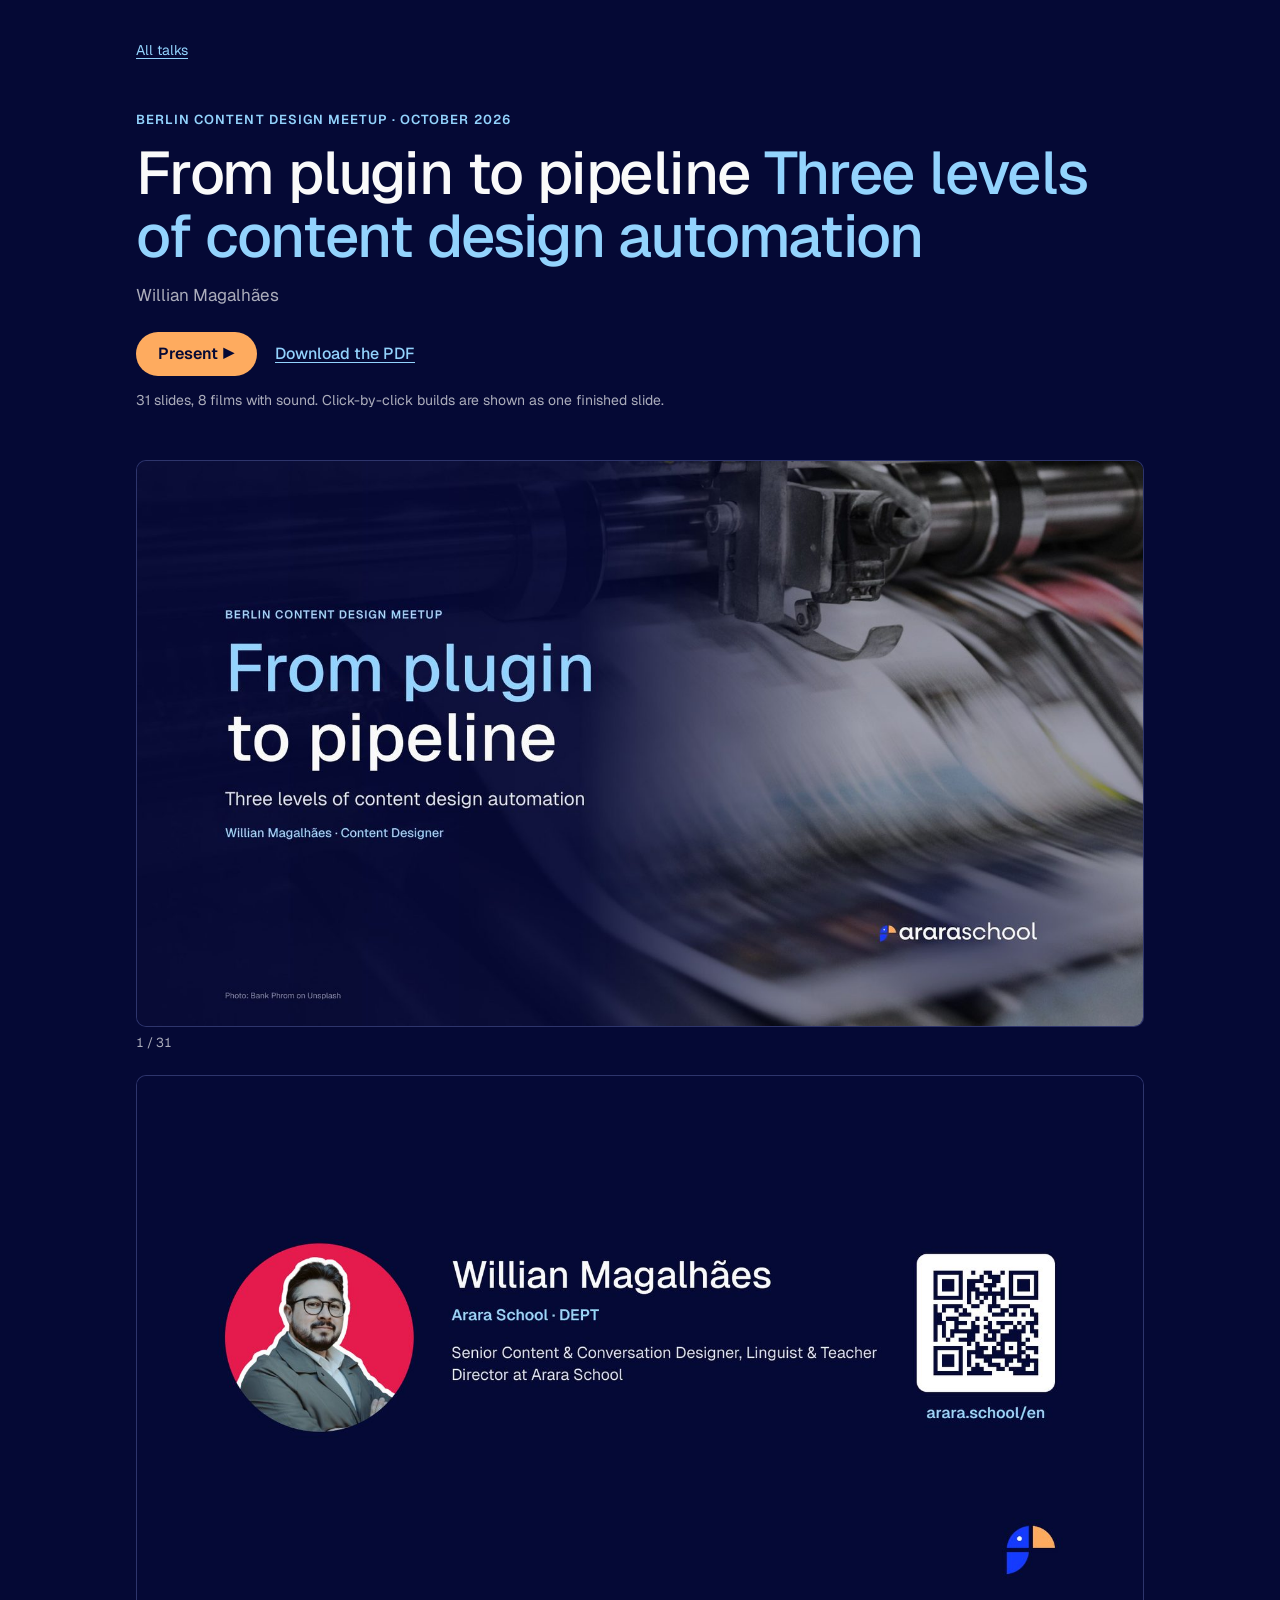
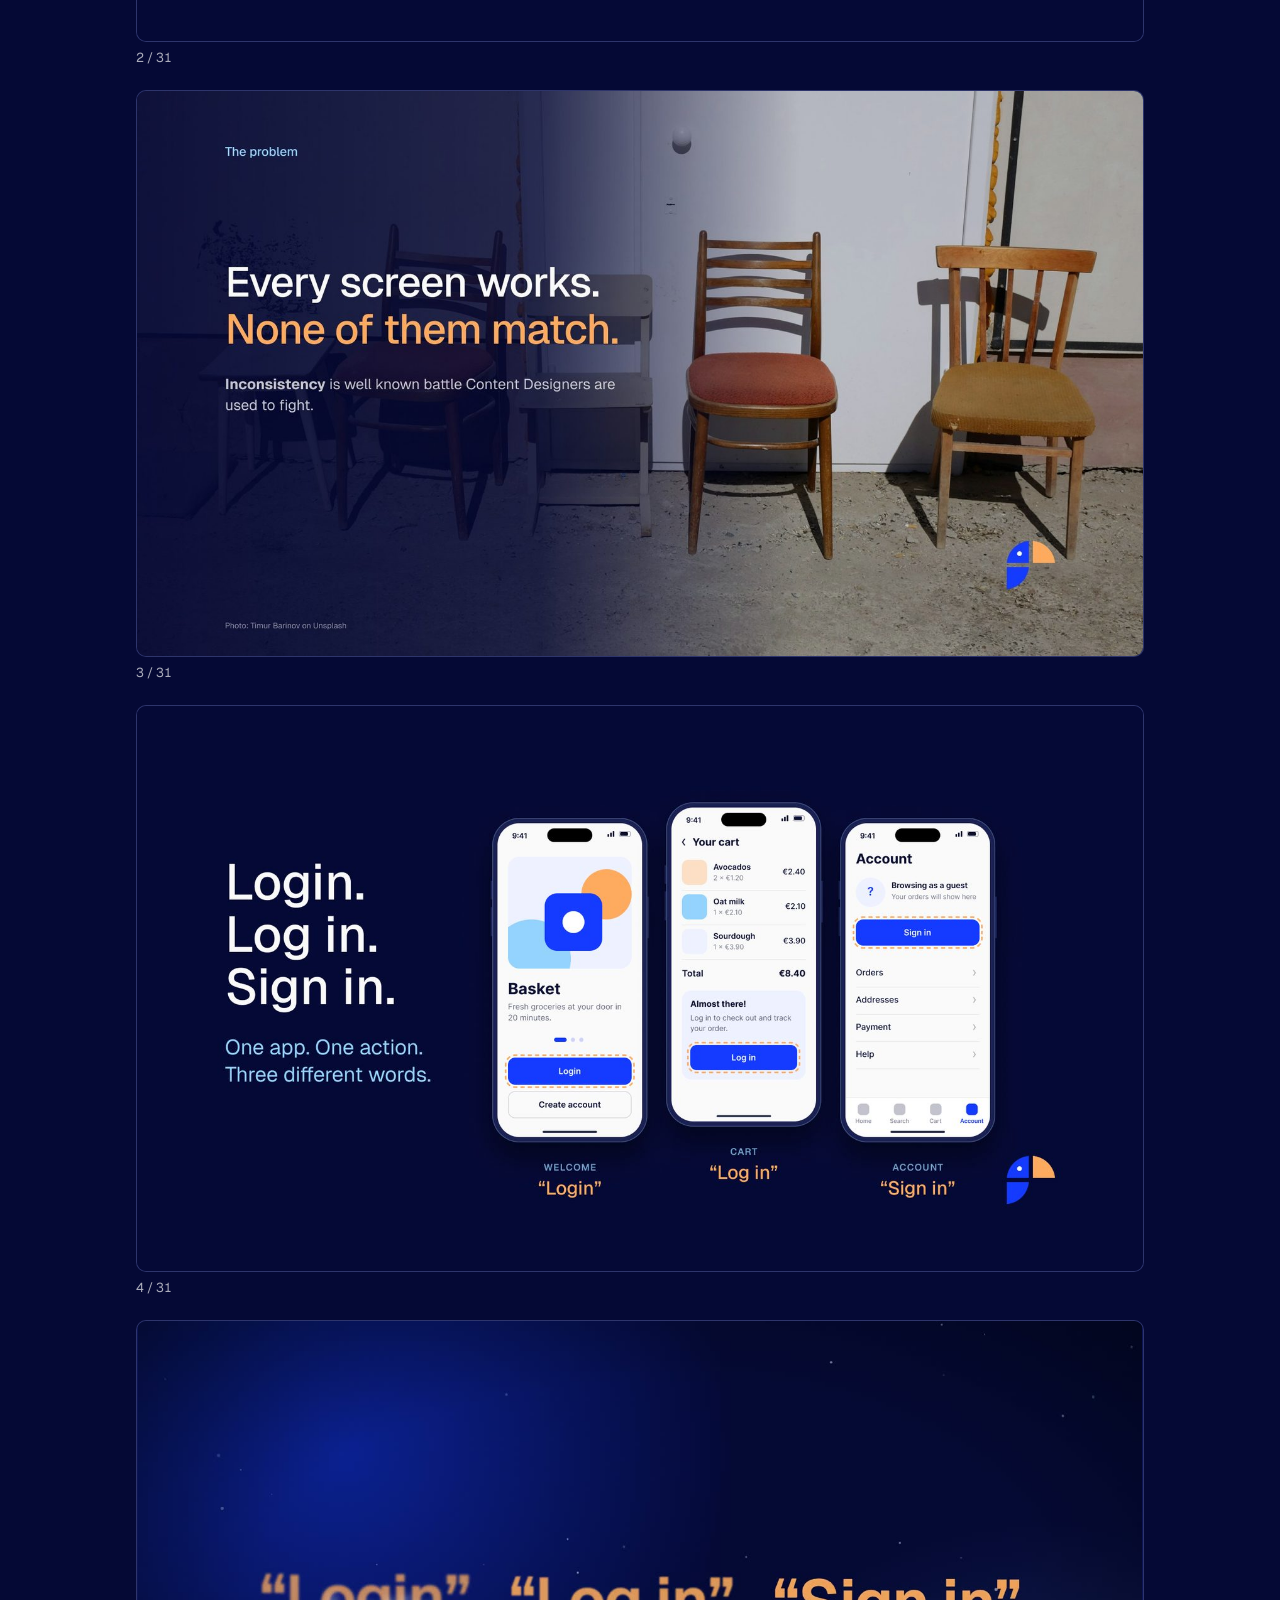
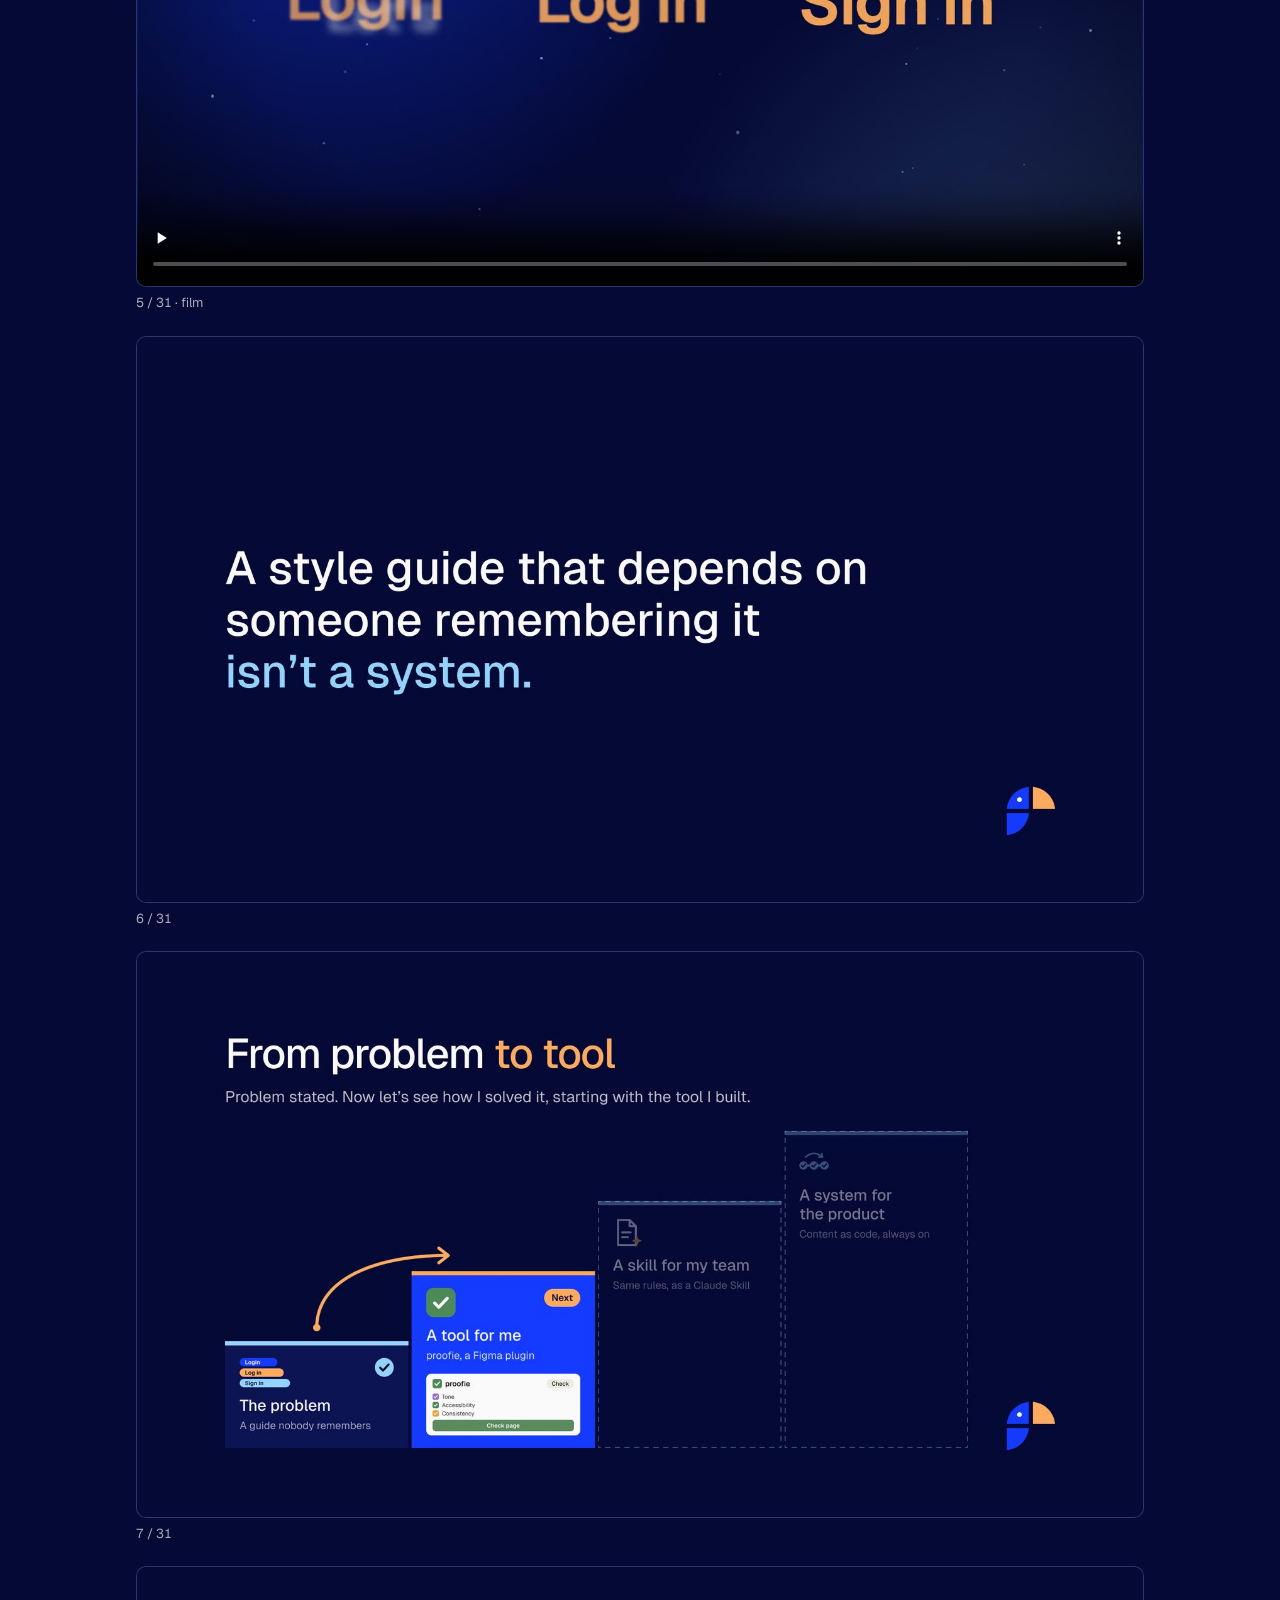
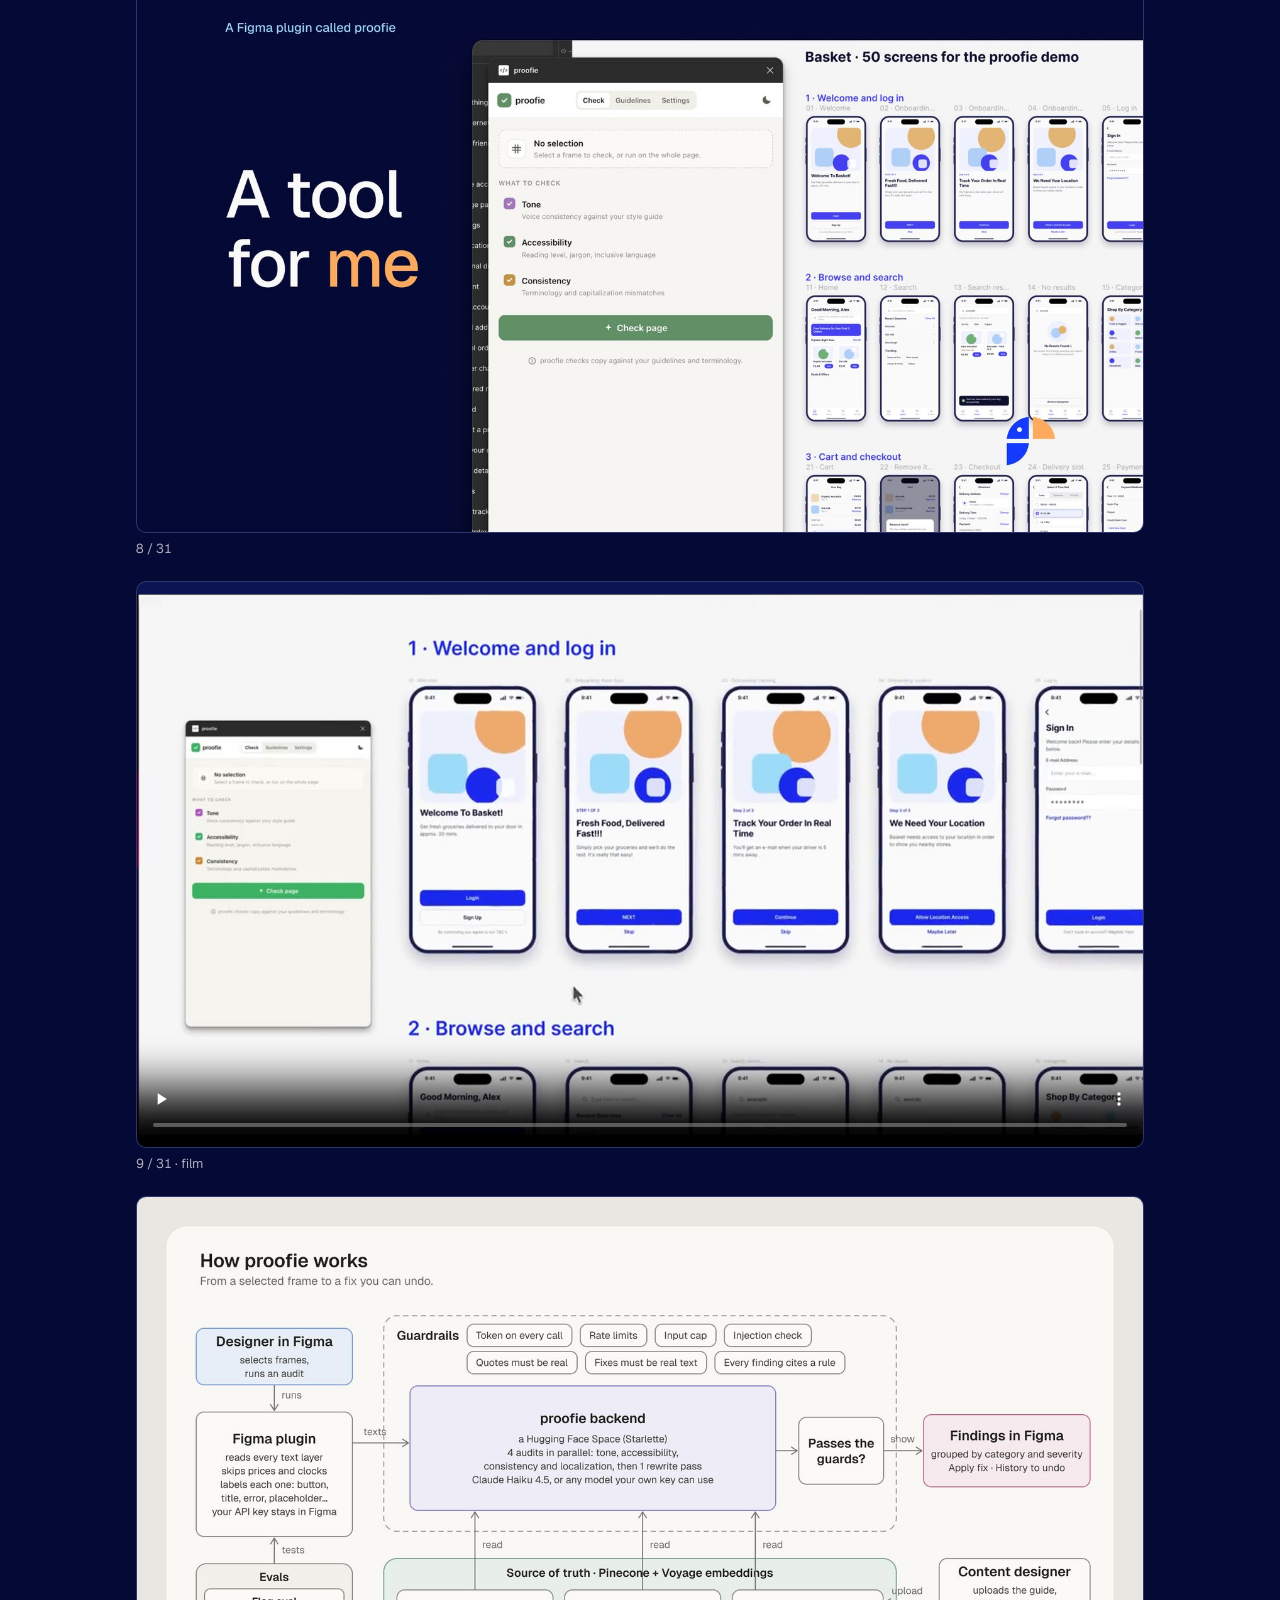
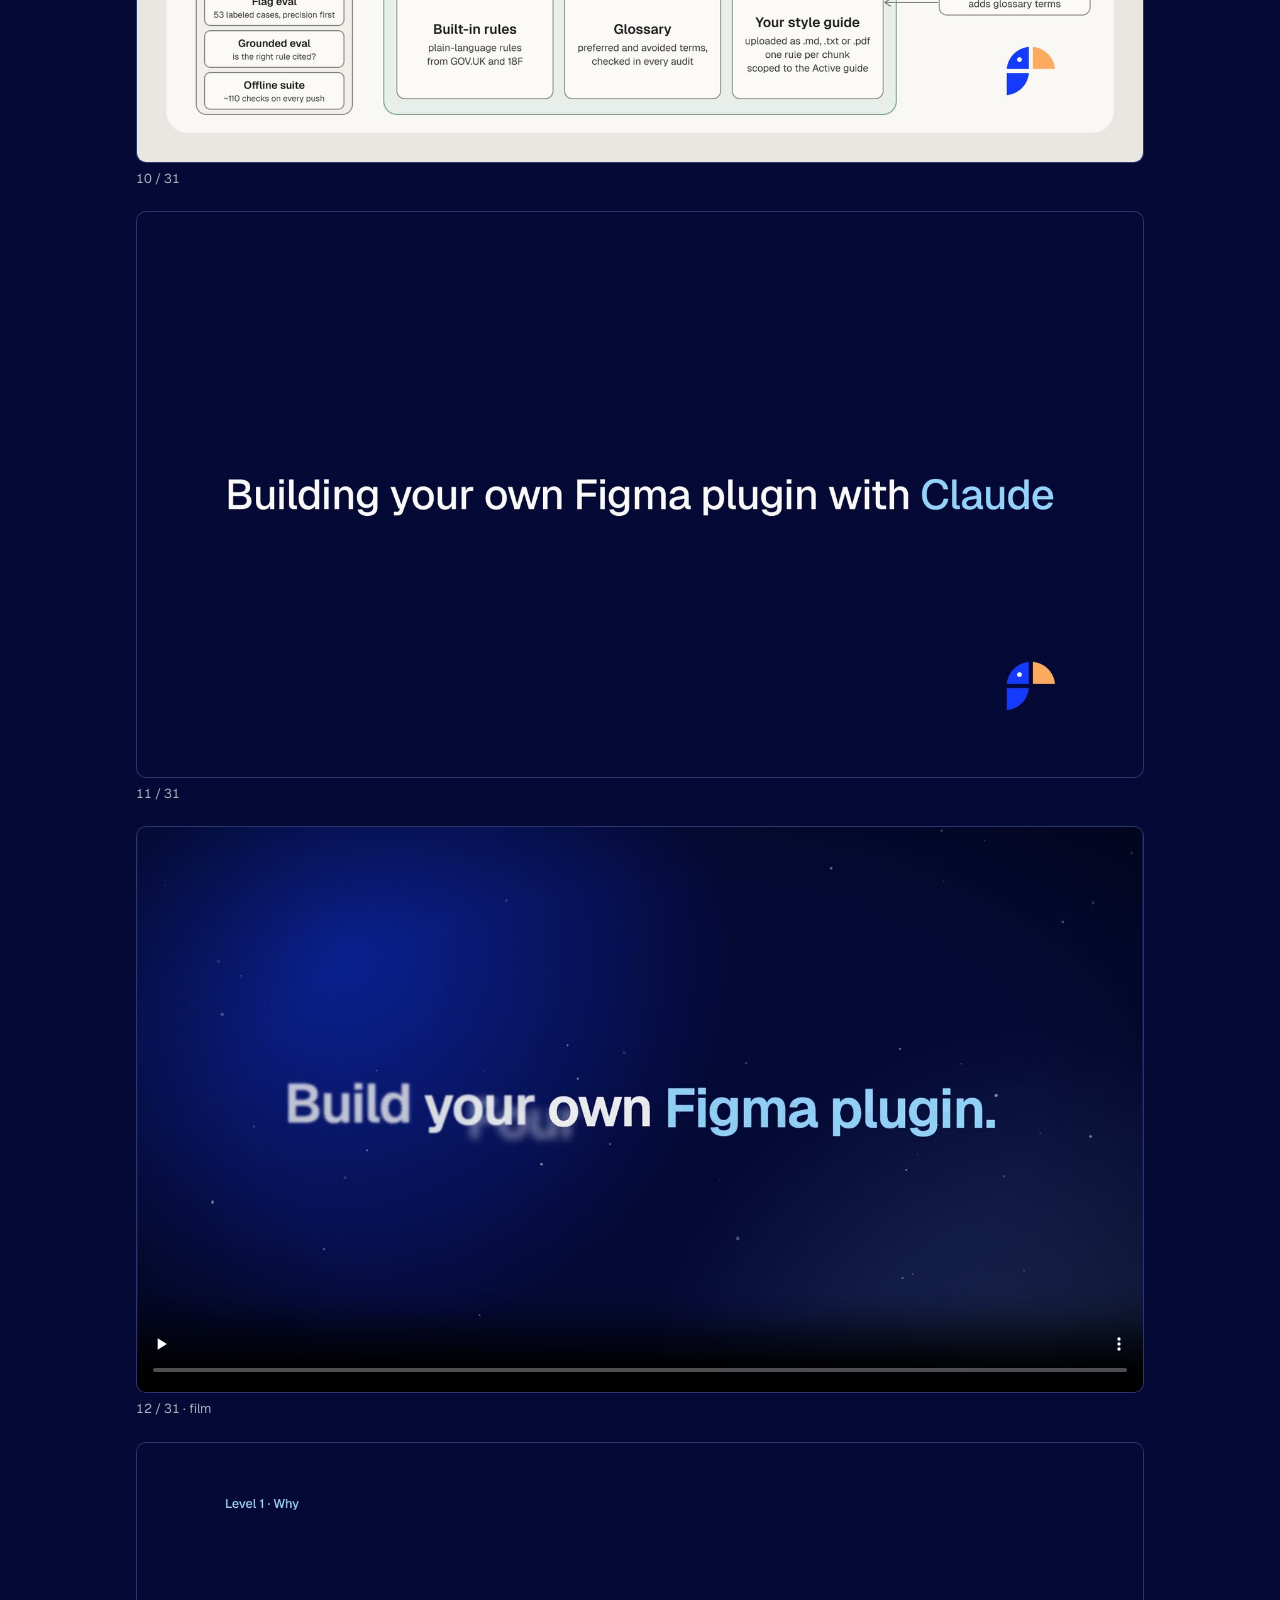
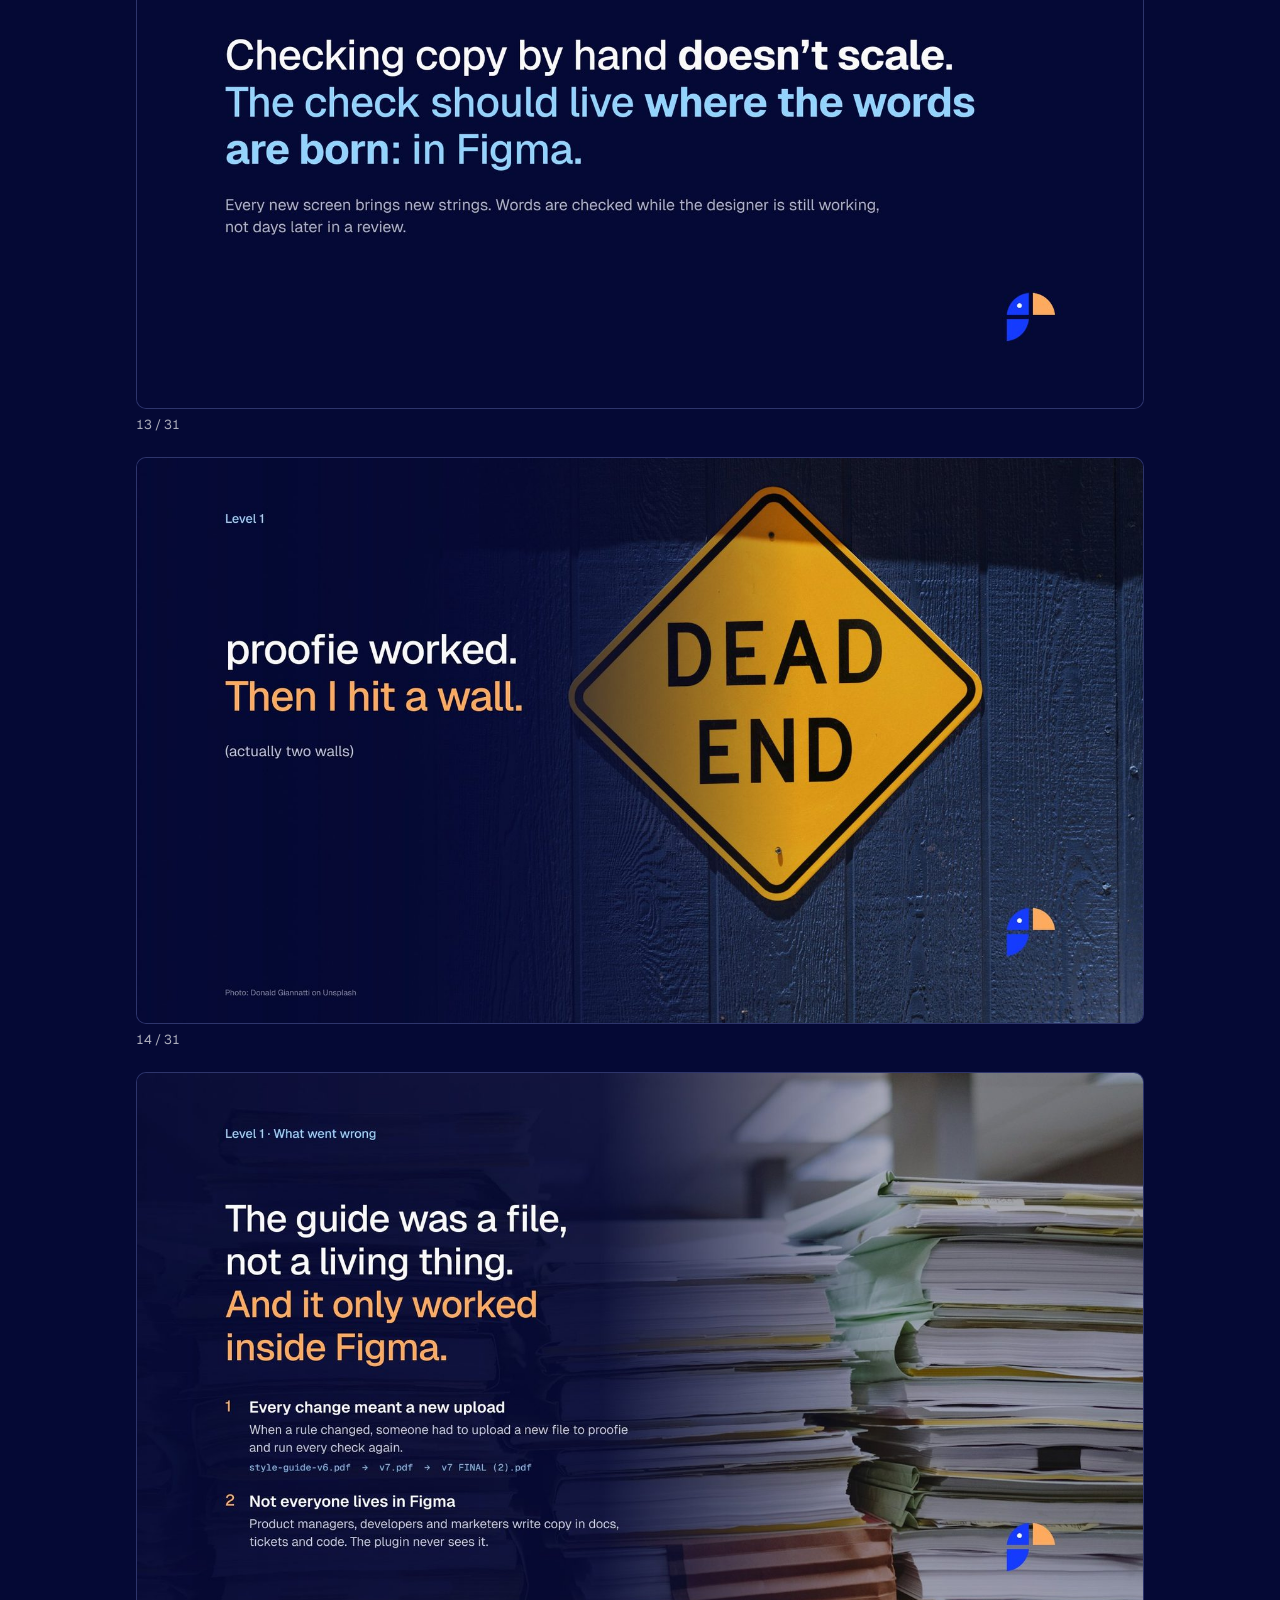
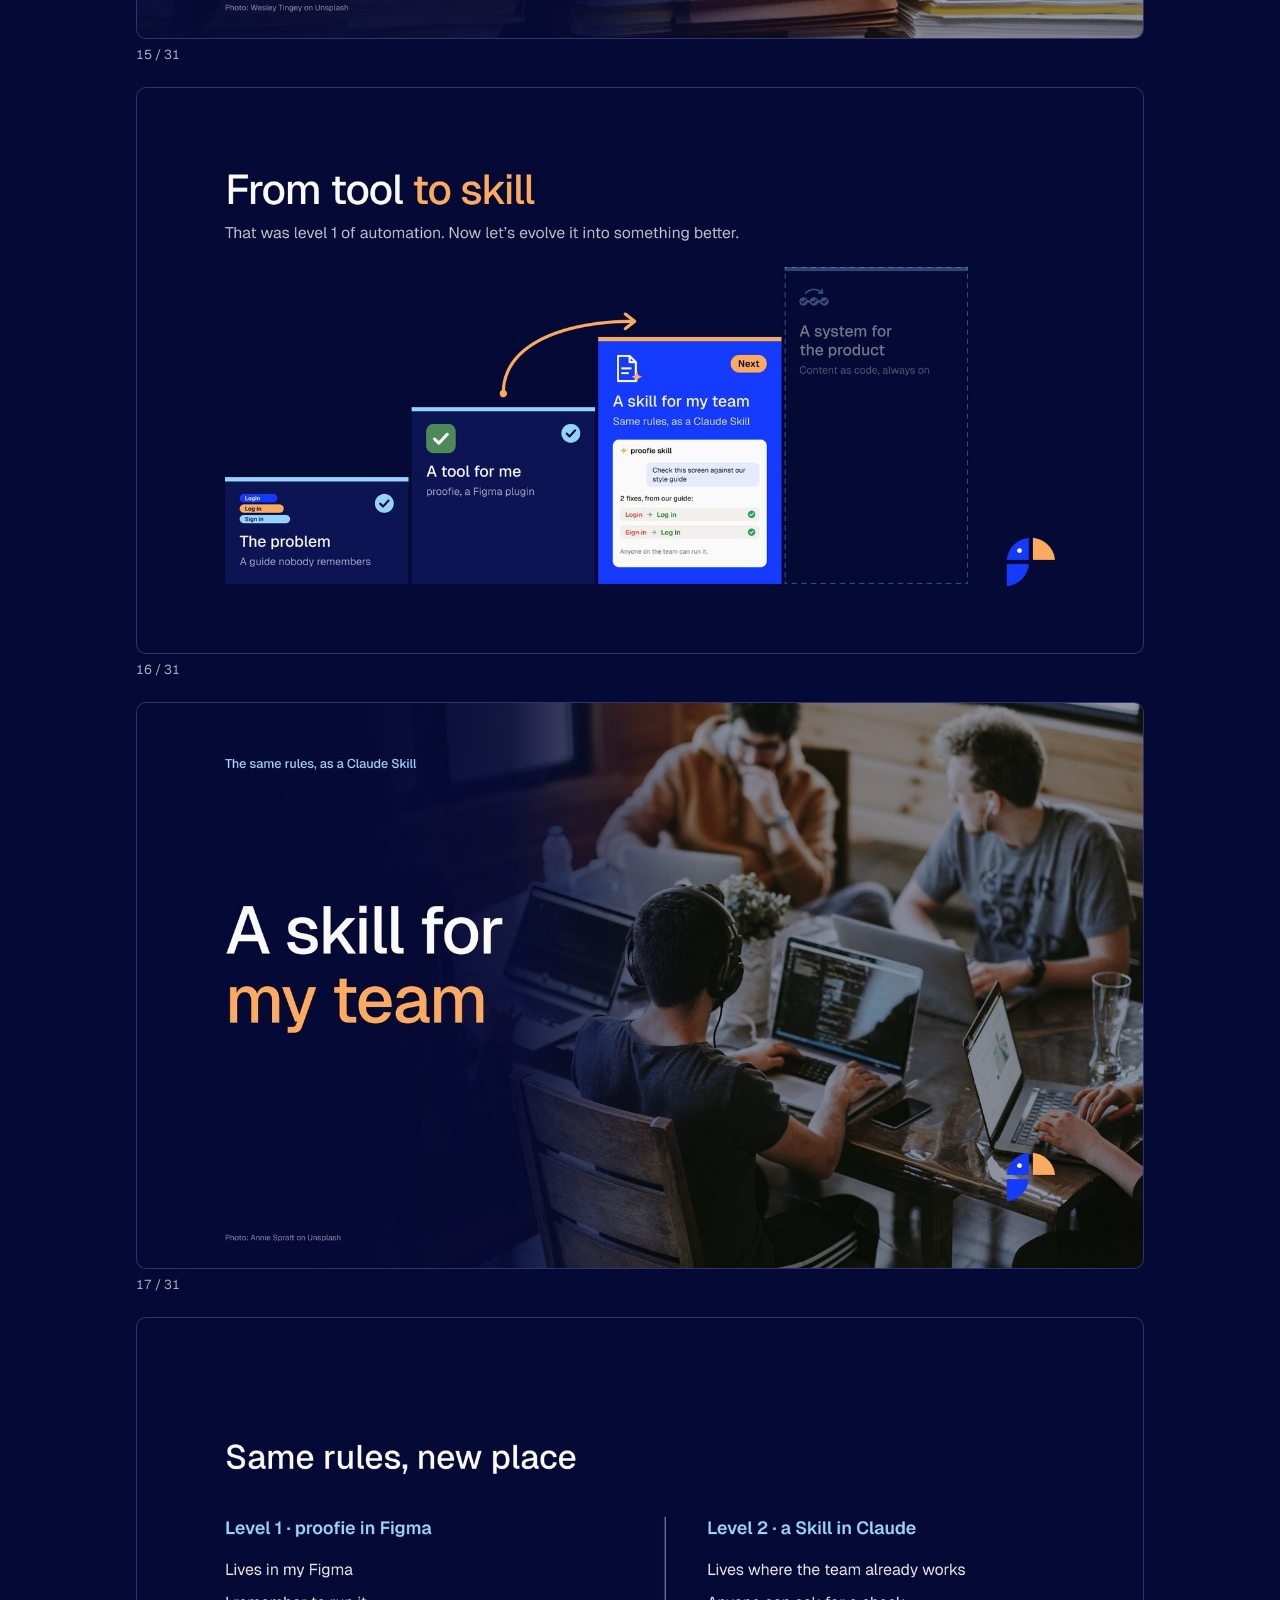
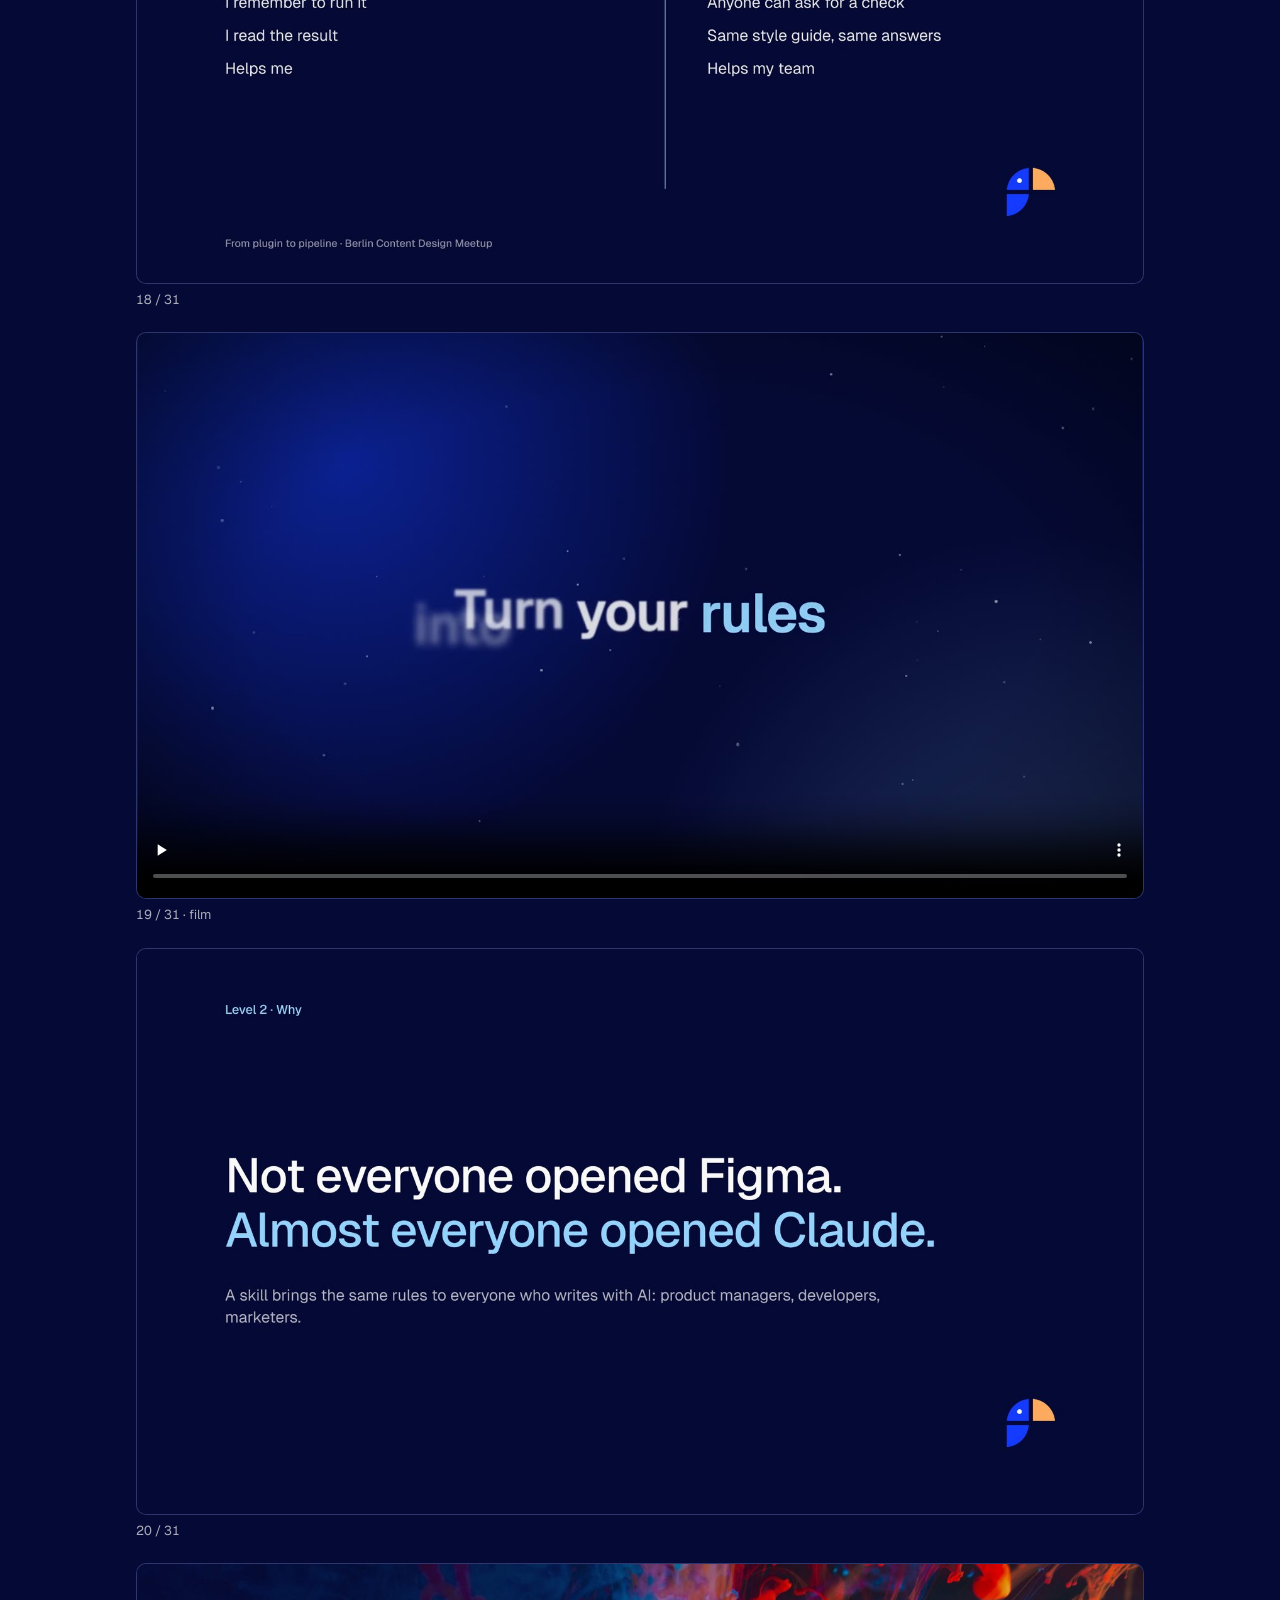
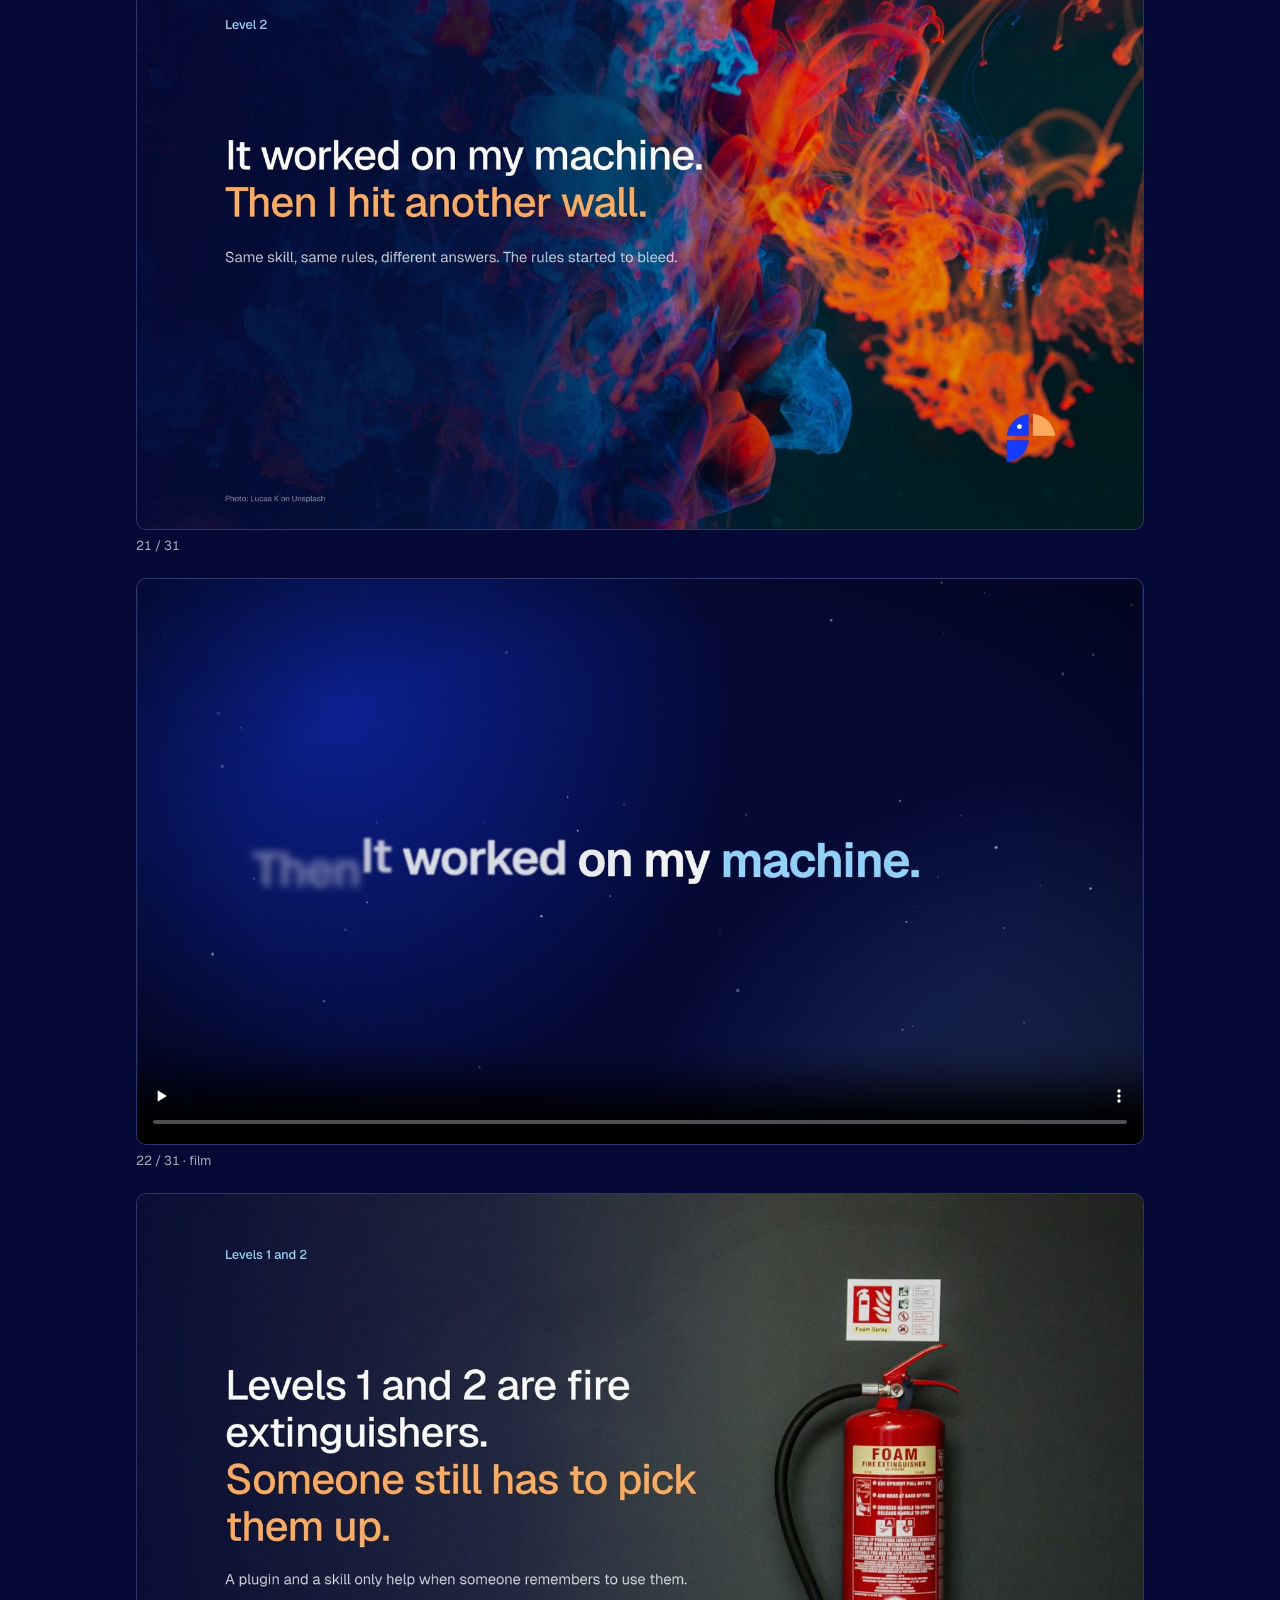
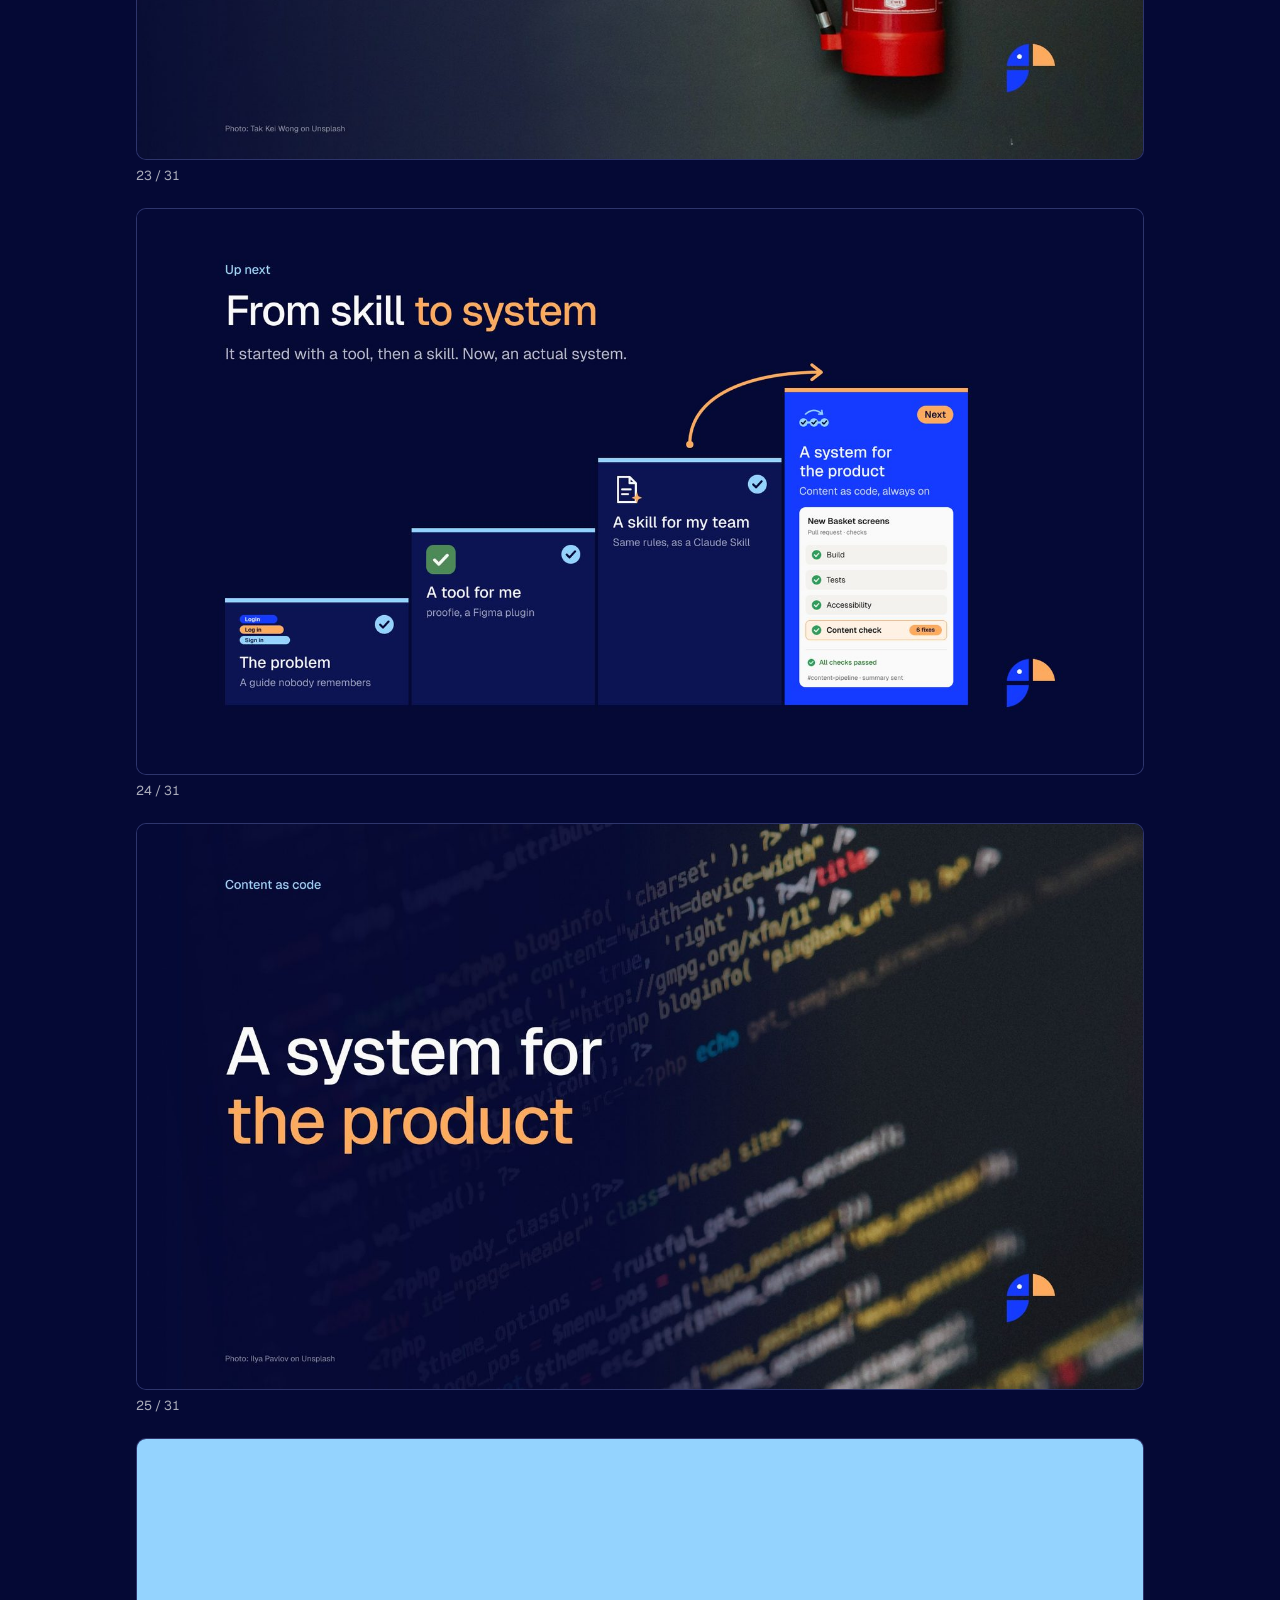
<file: plugin-to-pipeline/index.html>
<!doctype html><html lang="en"><head><meta charset="utf-8"><meta name="viewport" content="width=device-width,initial-scale=1,viewport-fit=cover">
<title>From plugin to pipeline · Willian Magalhães</title><meta name="description" content="From plugin to pipeline: Three levels of content design automation. Berlin Content Design Meetup · October 2026."><meta property="og:title" content="From plugin to pipeline · Willian Magalhães"><meta property="og:description" content="From plugin to pipeline: Three levels of content design automation. Berlin Content Design Meetup · October 2026.">
<link rel="preconnect" href="https://fonts.googleapis.com"><link rel="preconnect" href="https://fonts.gstatic.com" crossorigin>
<link rel="stylesheet" href="https://fonts.googleapis.com/css2?family=Geist:wght@400;500;600&display=swap"><style>/* One reading column on the decks' own navy. Single dark look on purpose, like the slides. */
:root { --night: #050935; --deep: #0C1454; --line: rgba(250,250,250,.14); --fg: #FAFAFA; --muted: rgba(250,250,250,.68); --sky: #93D3FD; --orange: #FEAB5F;
  --sans: "Geist", "Inter", system-ui, -apple-system, "Segoe UI", sans-serif; color-scheme: dark; }
* { box-sizing: border-box; }
html { background: var(--night); }
body { margin: 0; background: var(--night); color: var(--fg); font: 16px/1.55 var(--sans); -webkit-font-smoothing: antialiased; }
a { color: var(--sky); text-underline-offset: 3px; }
a:focus-visible, button:focus-visible { outline: 2px solid var(--orange); outline-offset: 3px; }
.wrap { max-width: 1040px; margin: 0 auto; padding-left: max(16px, env(safe-area-inset-left, 0px)); padding-right: max(16px, env(safe-area-inset-right, 0px)); padding-block: 40px 64px; display: grid; gap: 48px; }
.crumb { margin: 0; font-size: 14px; }
.eyebrow { margin: 0; font-size: 13px; letter-spacing: .08em; text-transform: uppercase; color: var(--sky); font-weight: 600; }
h1 { font-weight: 500; font-size: clamp(32px, 6vw, 60px); line-height: 1.05; letter-spacing: -.02em; margin: 12px 0 0; text-wrap: balance; }
h1 em, .ctitle em { font-style: normal; color: var(--sky); }
h2 { font-weight: 500; font-size: clamp(24px, 3.4vw, 32px); margin: 0; }
.byline { margin: 14px 0 0; color: var(--muted); font-size: 17px; max-width: 62ch; }
.note { margin: 14px 0 0; color: var(--muted); font-size: 14px; max-width: 62ch; }
.actions { margin-top: 24px; display: flex; flex-wrap: wrap; gap: 10px 18px; align-items: center; }
.btn { appearance: none; border: 0; cursor: pointer; font: 600 16px/1 var(--sans); padding: 14px 22px; border-radius: 999px; background: var(--orange); color: var(--night); }
.ghost { font-weight: 500; }
.deck { display: grid; gap: 22px; }
.slide { margin: 0; display: grid; gap: 6px; }
.slide img, .slide video { width: 100%; max-width: 100%; height: auto; aspect-ratio: 16 / 9; display: block; border-radius: 10px; border: 1px solid var(--line); background: var(--deep); }
figcaption { font-size: 13px; color: var(--muted); font-variant-numeric: tabular-nums; }
.sources { display: grid; gap: 22px; }
.group h3 { margin: 0 0 4px; font-size: 13px; letter-spacing: .08em; text-transform: uppercase; color: var(--sky); font-weight: 600; }
.src { padding-block: 12px; border-top: 1px solid var(--line); display: grid; gap: 2px; min-width: 0; }
.src a { color: var(--fg); font-weight: 500; font-size: 17px; overflow-wrap: anywhere; }
.src .meta, .card .meta { color: var(--muted); font-size: 14px; }
.foot { border-top: 1px solid var(--line); padding-top: 22px; display: flex; flex-wrap: wrap; gap: 10px 26px; color: var(--muted); font-size: 14px; }
.cards { display: grid; grid-template-columns: repeat(auto-fit, minmax(min(100%, 420px), 1fr)); gap: 28px; }
.card { display: grid; gap: 8px; color: var(--fg); text-decoration: none; min-width: 0; }
.card img { width: 100%; height: auto; aspect-ratio: 16 / 9; border-radius: 10px; border: 1px solid var(--line); }
.card:hover img { border-color: var(--sky); }
.ctitle { font-size: 22px; font-weight: 500; line-height: 1.2; }
/* Present mode */
.stage { position: fixed; inset: 0; z-index: 20; background: #000; display: grid; grid-template-rows: 1fr auto; padding: env(safe-area-inset-top, 0px) env(safe-area-inset-right, 0px) env(safe-area-inset-bottom, 0px) env(safe-area-inset-left, 0px); }
.stage[hidden] { display: none; }
.frame { display: grid; place-items: center; min-height: 0; overflow: hidden; }
.frame img, .frame video { max-width: 100%; max-height: 100%; width: auto; height: auto; aspect-ratio: 16 / 9; display: block; }
.bar { display: flex; justify-content: center; align-items: center; gap: 18px; padding: 10px; color: var(--muted); font-variant-numeric: tabular-nums; font-size: 14px; }
.bar button { appearance: none; border: 1px solid var(--line); background: transparent; color: var(--fg); font: 500 18px/1 var(--sans); width: 44px; height: 44px; border-radius: 999px; cursor: pointer; }
@media (prefers-reduced-motion: no-preference) { .card img { transition: border-color .15s ease; } }
</style></head><body>
<main class="wrap">
  <p class="crumb"><a href="../">All talks</a></p>
  <header class="intro">
    <p class="eyebrow">Berlin Content Design Meetup · October 2026</p>
    <h1>From plugin to pipeline <em>Three levels of content design automation</em></h1>
    <p class="byline">Willian Magalhães</p>
    <div class="actions"><button class="btn" id="present" type="button">Present ▶</button><a class="ghost" href="plugin-to-pipeline.pdf" download>Download the PDF</a></div>
    <p class="note">31 slides, 8 films with sound. Click-by-click builds are shown as one finished slide.</p>
  </header>
  <section class="deck"><figure class="slide" id="s1"><img src="slides/s01.jpg" alt="Slide 1" width="1600" height="900" loading="eager" decoding="async"><figcaption>1 / 31</figcaption></figure><figure class="slide" id="s2"><img src="slides/s02.jpg" alt="Slide 2" width="1600" height="900" loading="eager" decoding="async"><figcaption>2 / 31</figcaption></figure><figure class="slide" id="s3"><img src="slides/s03.jpg" alt="Slide 3" width="1600" height="900" loading="lazy" decoding="async"><figcaption>3 / 31</figcaption></figure><figure class="slide" id="s4"><img src="slides/s04.jpg" alt="Slide 4" width="1600" height="900" loading="lazy" decoding="async"><figcaption>4 / 31</figcaption></figure><figure class="slide" id="s5"><video controls playsinline preload="none" poster="slides/p05.jpg" width="1600" height="900"><source src="video/wiki-path.mp4" type="video/mp4"></video><figcaption>5 / 31 · film</figcaption></figure><figure class="slide" id="s6"><img src="slides/s06.jpg" alt="Slide 6" width="1600" height="900" loading="lazy" decoding="async"><figcaption>6 / 31</figcaption></figure><figure class="slide" id="s7"><img src="slides/s07.jpg" alt="Slide 7" width="1600" height="900" loading="lazy" decoding="async"><figcaption>7 / 31</figcaption></figure><figure class="slide" id="s8"><img src="slides/s08.jpg" alt="Slide 8" width="1600" height="900" loading="lazy" decoding="async"><figcaption>8 / 31</figcaption></figure><figure class="slide" id="s9"><video controls playsinline preload="none" poster="slides/p09.jpg" width="1600" height="900"><source src="video/proofie-demo.mp4" type="video/mp4"></video><figcaption>9 / 31 · film</figcaption></figure><figure class="slide" id="s10"><img src="slides/s10.jpg" alt="Slide 10" width="1600" height="900" loading="lazy" decoding="async"><figcaption>10 / 31</figcaption></figure><figure class="slide" id="s11"><img src="slides/s11.jpg" alt="Slide 11" width="1600" height="900" loading="lazy" decoding="async"><figcaption>11 / 31</figcaption></figure><figure class="slide" id="s12"><video controls playsinline preload="none" poster="slides/p12.jpg" width="1600" height="900"><source src="video/plugin-how-to.mp4" type="video/mp4"></video><figcaption>12 / 31 · film</figcaption></figure><figure class="slide" id="s13"><img src="slides/s13.jpg" alt="Slide 13" width="1600" height="900" loading="lazy" decoding="async"><figcaption>13 / 31</figcaption></figure><figure class="slide" id="s14"><img src="slides/s14.jpg" alt="Slide 14" width="1600" height="900" loading="lazy" decoding="async"><figcaption>14 / 31</figcaption></figure><figure class="slide" id="s15"><img src="slides/s15.jpg" alt="Slide 15" width="1600" height="900" loading="lazy" decoding="async"><figcaption>15 / 31</figcaption></figure><figure class="slide" id="s16"><img src="slides/s16.jpg" alt="Slide 16" width="1600" height="900" loading="lazy" decoding="async"><figcaption>16 / 31</figcaption></figure><figure class="slide" id="s17"><img src="slides/s17.jpg" alt="Slide 17" width="1600" height="900" loading="lazy" decoding="async"><figcaption>17 / 31</figcaption></figure><figure class="slide" id="s18"><img src="slides/s18.jpg" alt="Slide 18" width="1600" height="900" loading="lazy" decoding="async"><figcaption>18 / 31</figcaption></figure><figure class="slide" id="s19"><video controls playsinline preload="none" poster="slides/p19.jpg" width="1600" height="900"><source src="video/skill-how-to.mp4" type="video/mp4"></video><figcaption>19 / 31 · film</figcaption></figure><figure class="slide" id="s20"><img src="slides/s20.jpg" alt="Slide 20" width="1600" height="900" loading="lazy" decoding="async"><figcaption>20 / 31</figcaption></figure><figure class="slide" id="s21"><img src="slides/s21.jpg" alt="Slide 21" width="1600" height="900" loading="lazy" decoding="async"><figcaption>21 / 31</figcaption></figure><figure class="slide" id="s22"><video controls playsinline preload="none" poster="slides/p22.jpg" width="1600" height="900"><source src="video/context-bleeding.mp4" type="video/mp4"></video><figcaption>22 / 31 · film</figcaption></figure><figure class="slide" id="s23"><img src="slides/s23.jpg" alt="Slide 23" width="1600" height="900" loading="lazy" decoding="async"><figcaption>23 / 31</figcaption></figure><figure class="slide" id="s24"><img src="slides/s24.jpg" alt="Slide 24" width="1600" height="900" loading="lazy" decoding="async"><figcaption>24 / 31</figcaption></figure><figure class="slide" id="s25"><img src="slides/s25.jpg" alt="Slide 25" width="1600" height="900" loading="lazy" decoding="async"><figcaption>25 / 31</figcaption></figure><figure class="slide" id="s26"><img src="slides/s26.jpg" alt="Slide 26" width="1600" height="900" loading="lazy" decoding="async"><figcaption>26 / 31</figcaption></figure><figure class="slide" id="s27"><img src="slides/s27.jpg" alt="Slide 27" width="1600" height="900" loading="lazy" decoding="async"><figcaption>27 / 31</figcaption></figure><figure class="slide" id="s28"><video controls playsinline preload="none" poster="slides/p28.jpg" width="1600" height="900"><source src="video/pipeline-how-to.mp4" type="video/mp4"></video><figcaption>28 / 31 · film</figcaption></figure><figure class="slide" id="s29"><img src="slides/s29.jpg" alt="Slide 29" width="1600" height="900" loading="lazy" decoding="async"><figcaption>29 / 31</figcaption></figure><figure class="slide" id="s30"><video controls playsinline preload="none" poster="slides/p30.jpg" width="1600" height="900"><source src="video/content-pipeline.mp4" type="video/mp4"></video><figcaption>30 / 31 · film</figcaption></figure><figure class="slide" id="s31"><video controls playsinline preload="none" poster="slides/p31.jpg" loop muted autoplay width="1600" height="900"><source src="video/closing-thank-you.mp4" type="video/mp4"></video><figcaption>31 / 31 · film</figcaption></figure></section>
  
  <footer class="foot"><span>Willian Magalhães · Content &amp; Conversation Designer</span>
<a href="https://www.linkedin.com/in/uxwillian/">linkedin.com/in/uxwillian</a><a href="https://arara.school/en/">arara.school/en</a></footer>
</main>
<div class="stage" id="stage" hidden><div class="frame" id="frame"></div><div class="bar"><button type="button" id="prev" aria-label="Previous slide">←</button><span id="count"></span><button type="button" id="next" aria-label="Next slide">→</button><button type="button" id="close" aria-label="Close">✕</button></div></div>
<script>const ITEMS = [{"type": "img", "src": "slides/s01.jpg"}, {"type": "img", "src": "slides/s02.jpg"}, {"type": "img", "src": "slides/s03.jpg"}, {"type": "img", "src": "slides/s04.jpg"}, {"type": "video", "src": "video/wiki-path.mp4", "poster": "slides/p05.jpg", "loop": false}, {"type": "img", "src": "slides/s06.jpg"}, {"type": "img", "src": "slides/s07.jpg"}, {"type": "img", "src": "slides/s08.jpg"}, {"type": "video", "src": "video/proofie-demo.mp4", "poster": "slides/p09.jpg", "loop": false}, {"type": "img", "src": "slides/s10.jpg"}, {"type": "img", "src": "slides/s11.jpg"}, {"type": "video", "src": "video/plugin-how-to.mp4", "poster": "slides/p12.jpg", "loop": false}, {"type": "img", "src": "slides/s13.jpg"}, {"type": "img", "src": "slides/s14.jpg"}, {"type": "img", "src": "slides/s15.jpg"}, {"type": "img", "src": "slides/s16.jpg"}, {"type": "img", "src": "slides/s17.jpg"}, {"type": "img", "src": "slides/s18.jpg"}, {"type": "video", "src": "video/skill-how-to.mp4", "poster": "slides/p19.jpg", "loop": false}, {"type": "img", "src": "slides/s20.jpg"}, {"type": "img", "src": "slides/s21.jpg"}, {"type": "video", "src": "video/context-bleeding.mp4", "poster": "slides/p22.jpg", "loop": false}, {"type": "img", "src": "slides/s23.jpg"}, {"type": "img", "src": "slides/s24.jpg"}, {"type": "img", "src": "slides/s25.jpg"}, {"type": "img", "src": "slides/s26.jpg"}, {"type": "img", "src": "slides/s27.jpg"}, {"type": "video", "src": "video/pipeline-how-to.mp4", "poster": "slides/p28.jpg", "loop": false}, {"type": "img", "src": "slides/s29.jpg"}, {"type": "video", "src": "video/content-pipeline.mp4", "poster": "slides/p30.jpg", "loop": false}, {"type": "video", "src": "video/closing-thank-you.mp4", "poster": "slides/p31.jpg", "loop": true}];
// Present mode: one slide or film at a time. Arrows, space, swipe; Esc closes. Films play when they come up.
(() => {
  const stage = document.getElementById("stage"), frame = document.getElementById("frame"), count = document.getElementById("count");
  let i = 0, startX = null;
  function show(n) {
    i = Math.max(0, Math.min(ITEMS.length - 1, n));
    const it = ITEMS[i];
    frame.replaceChildren();
    if (it.type === "img") {
      const img = new Image(); img.src = it.src; img.alt = "Slide " + (i + 1); frame.append(img);
    } else {
      const v = document.createElement("video");
      v.src = it.src; v.poster = it.poster; v.controls = true; v.playsInline = true; v.loop = !!it.loop;
      frame.append(v); v.play().catch(() => {});
    }
    count.textContent = (i + 1) + " / " + ITEMS.length;
    // keep the next slide warm
    const nx = ITEMS[i + 1]; if (nx && nx.type === "img") { const p = new Image(); p.src = nx.src; }
  }
  function open(n) {
    document.querySelectorAll(".deck video").forEach(v => v.pause());
    stage.hidden = false; show(n);
    if (stage.requestFullscreen) stage.requestFullscreen().catch(() => {});
  }
  function close() {
    stage.hidden = true; frame.replaceChildren();
    if (document.fullscreenElement) document.exitFullscreen().catch(() => {});
    const el = document.getElementById("s" + (i + 1)); if (el) el.scrollIntoView({ block: "center" });
  }
  document.getElementById("present").addEventListener("click", () => open(0));
  document.querySelectorAll(".deck .slide img").forEach(img => img.addEventListener("click", () => open(+img.closest(".slide").id.slice(1) - 1)));
  document.getElementById("prev").addEventListener("click", () => show(i - 1));
  document.getElementById("next").addEventListener("click", () => show(i + 1));
  document.getElementById("close").addEventListener("click", close);
  document.addEventListener("keydown", e => {
    if (stage.hidden) return;
    if (["ArrowRight", "PageDown", " "].includes(e.key)) { e.preventDefault(); show(i + 1); }
    else if (["ArrowLeft", "PageUp"].includes(e.key)) { e.preventDefault(); show(i - 1); }
    else if (e.key === "Escape") close();
  });
  document.addEventListener("fullscreenchange", () => { if (!document.fullscreenElement && !stage.hidden) close(); });
  frame.addEventListener("touchstart", e => { startX = e.touches[0].clientX; }, { passive: true });
  frame.addEventListener("touchend", e => {
    if (startX === null) return; const dx = e.changedTouches[0].clientX - startX; startX = null;
    if (Math.abs(dx) > 50) show(i + (dx < 0 ? 1 : -1));
  });
})();
</script></body></html>
</file>
